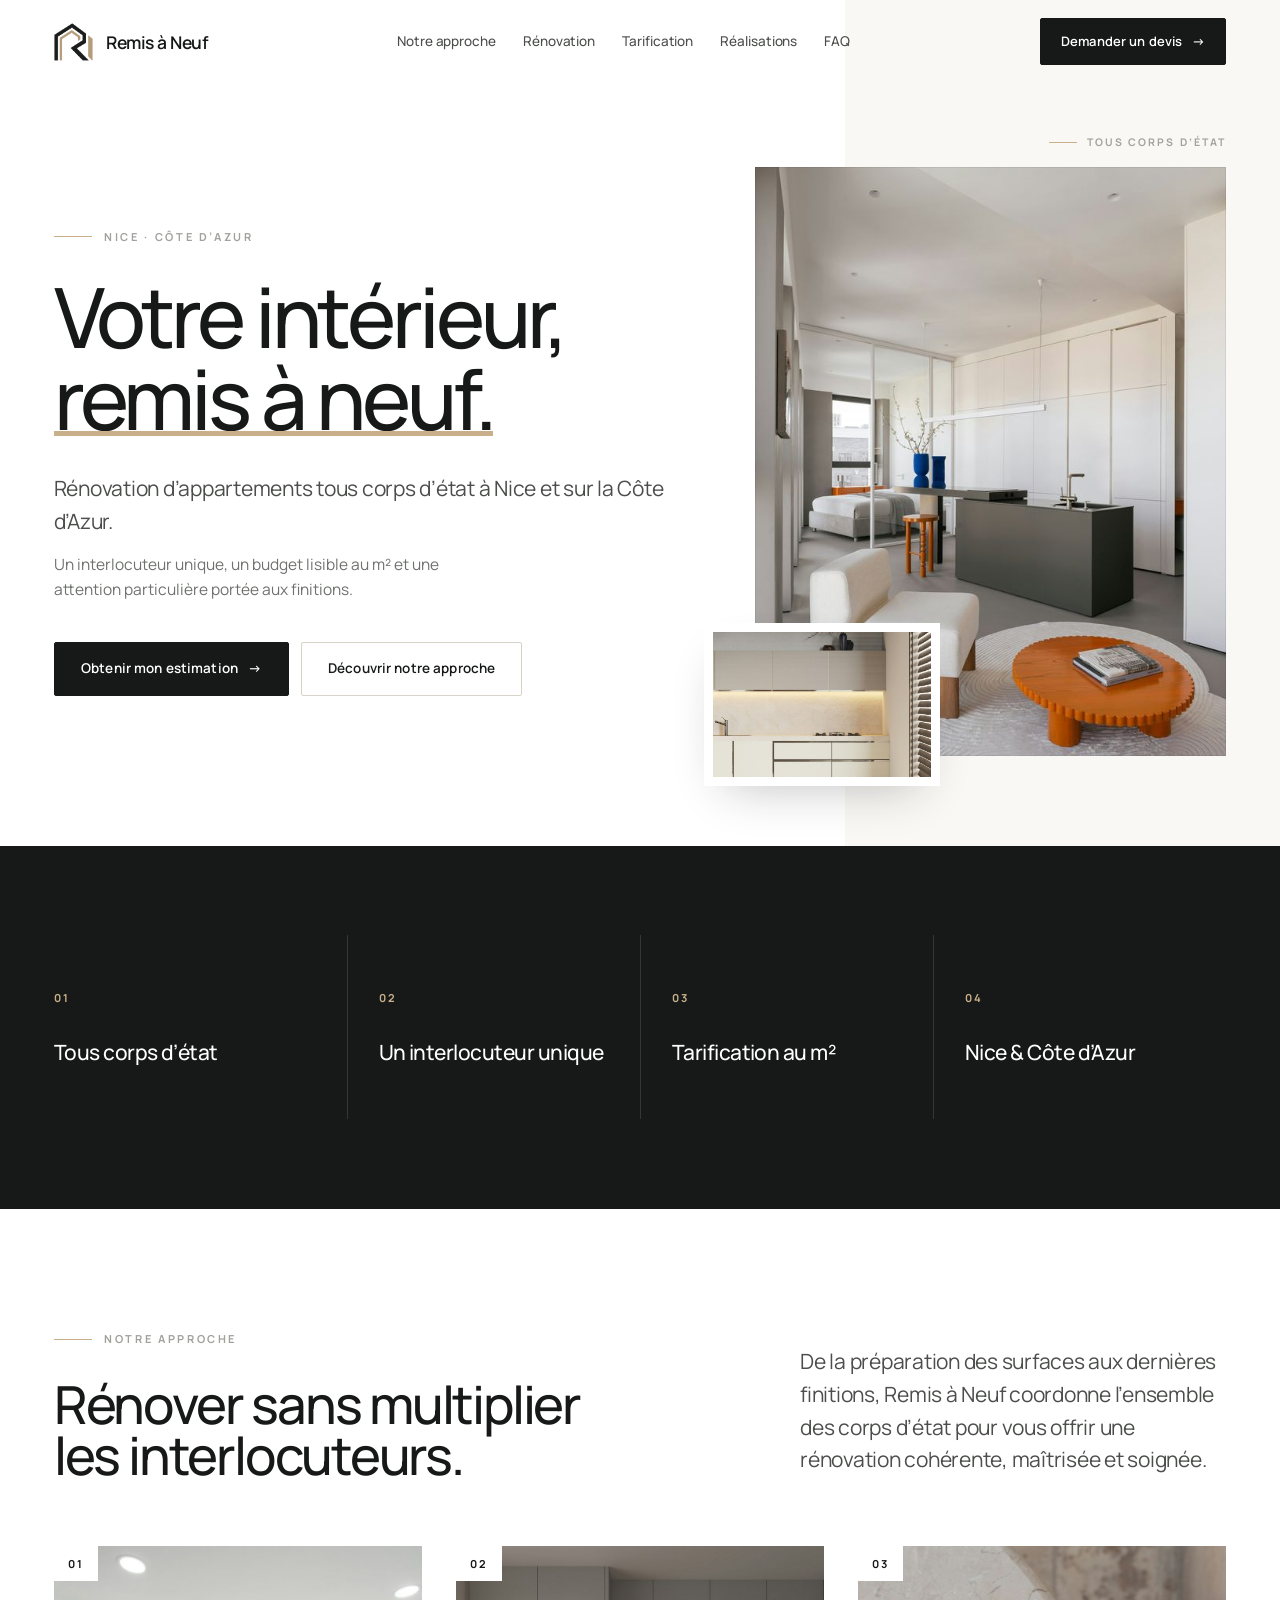
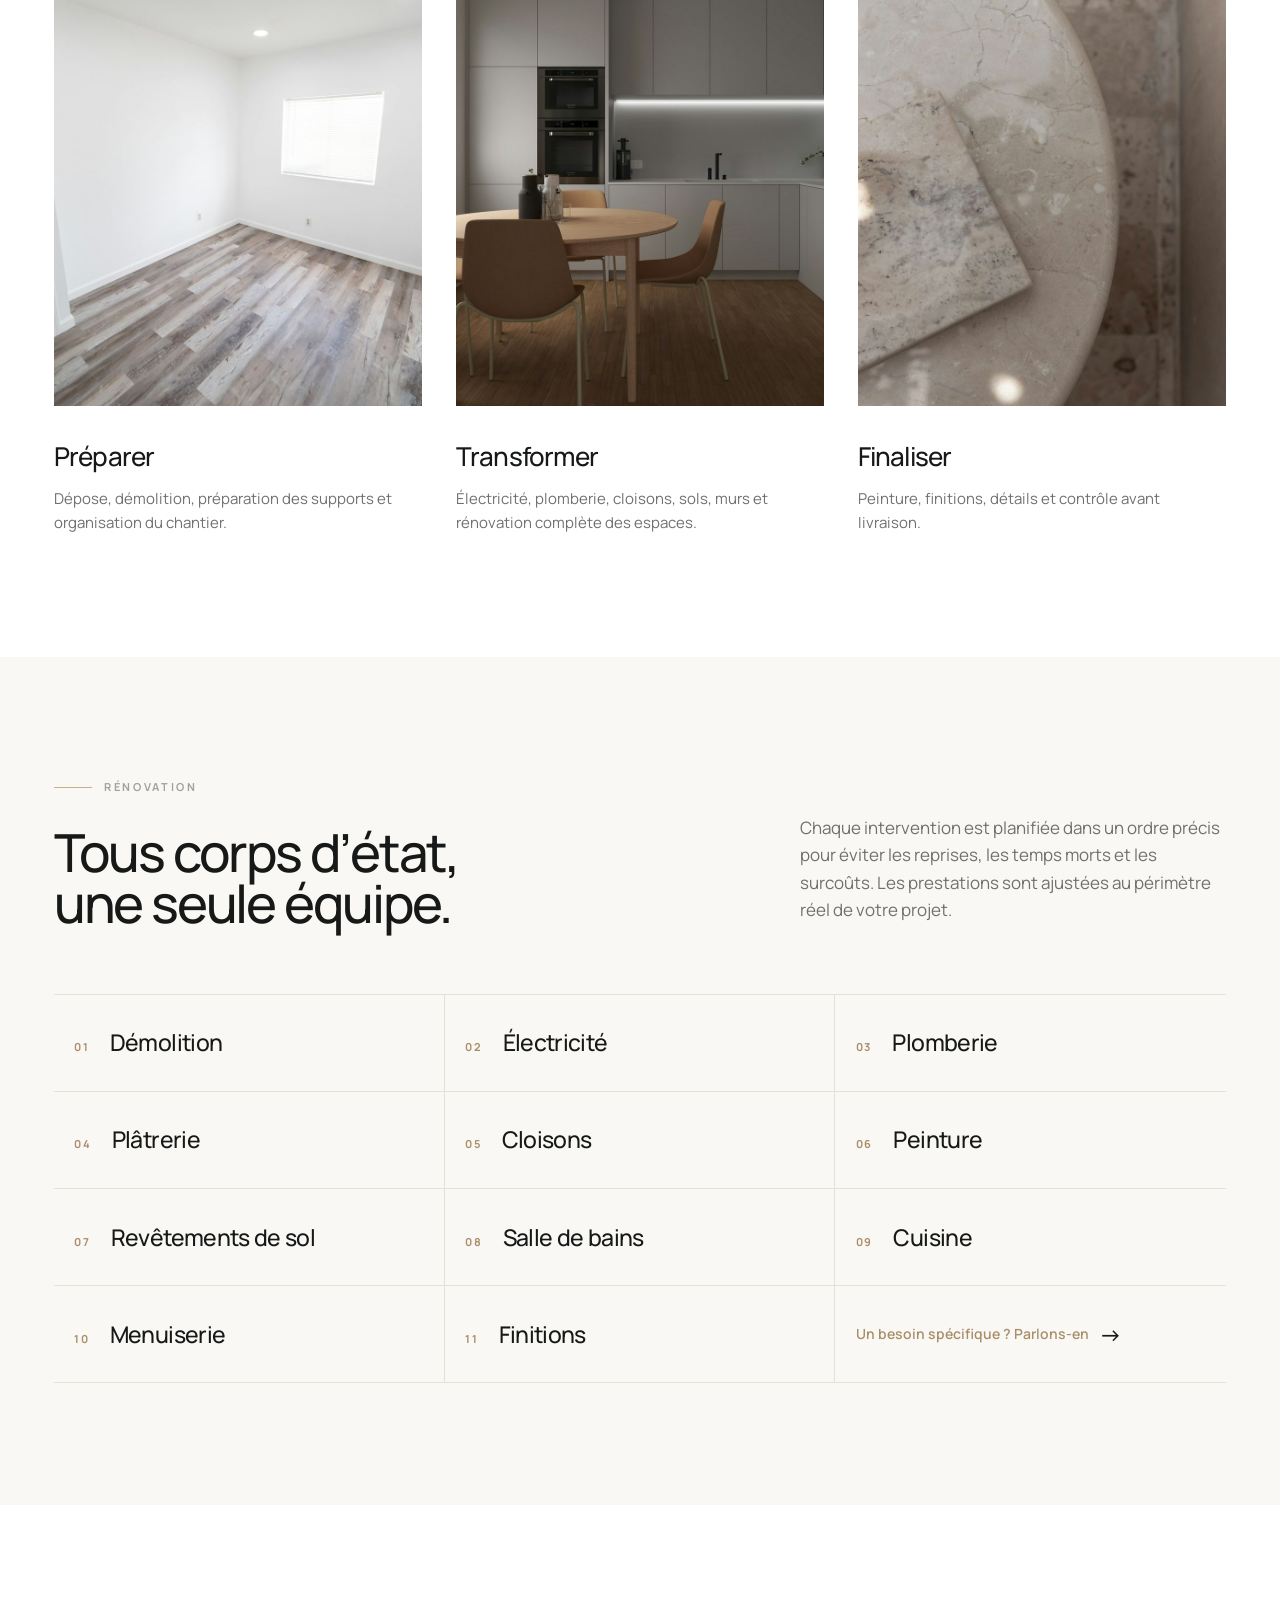
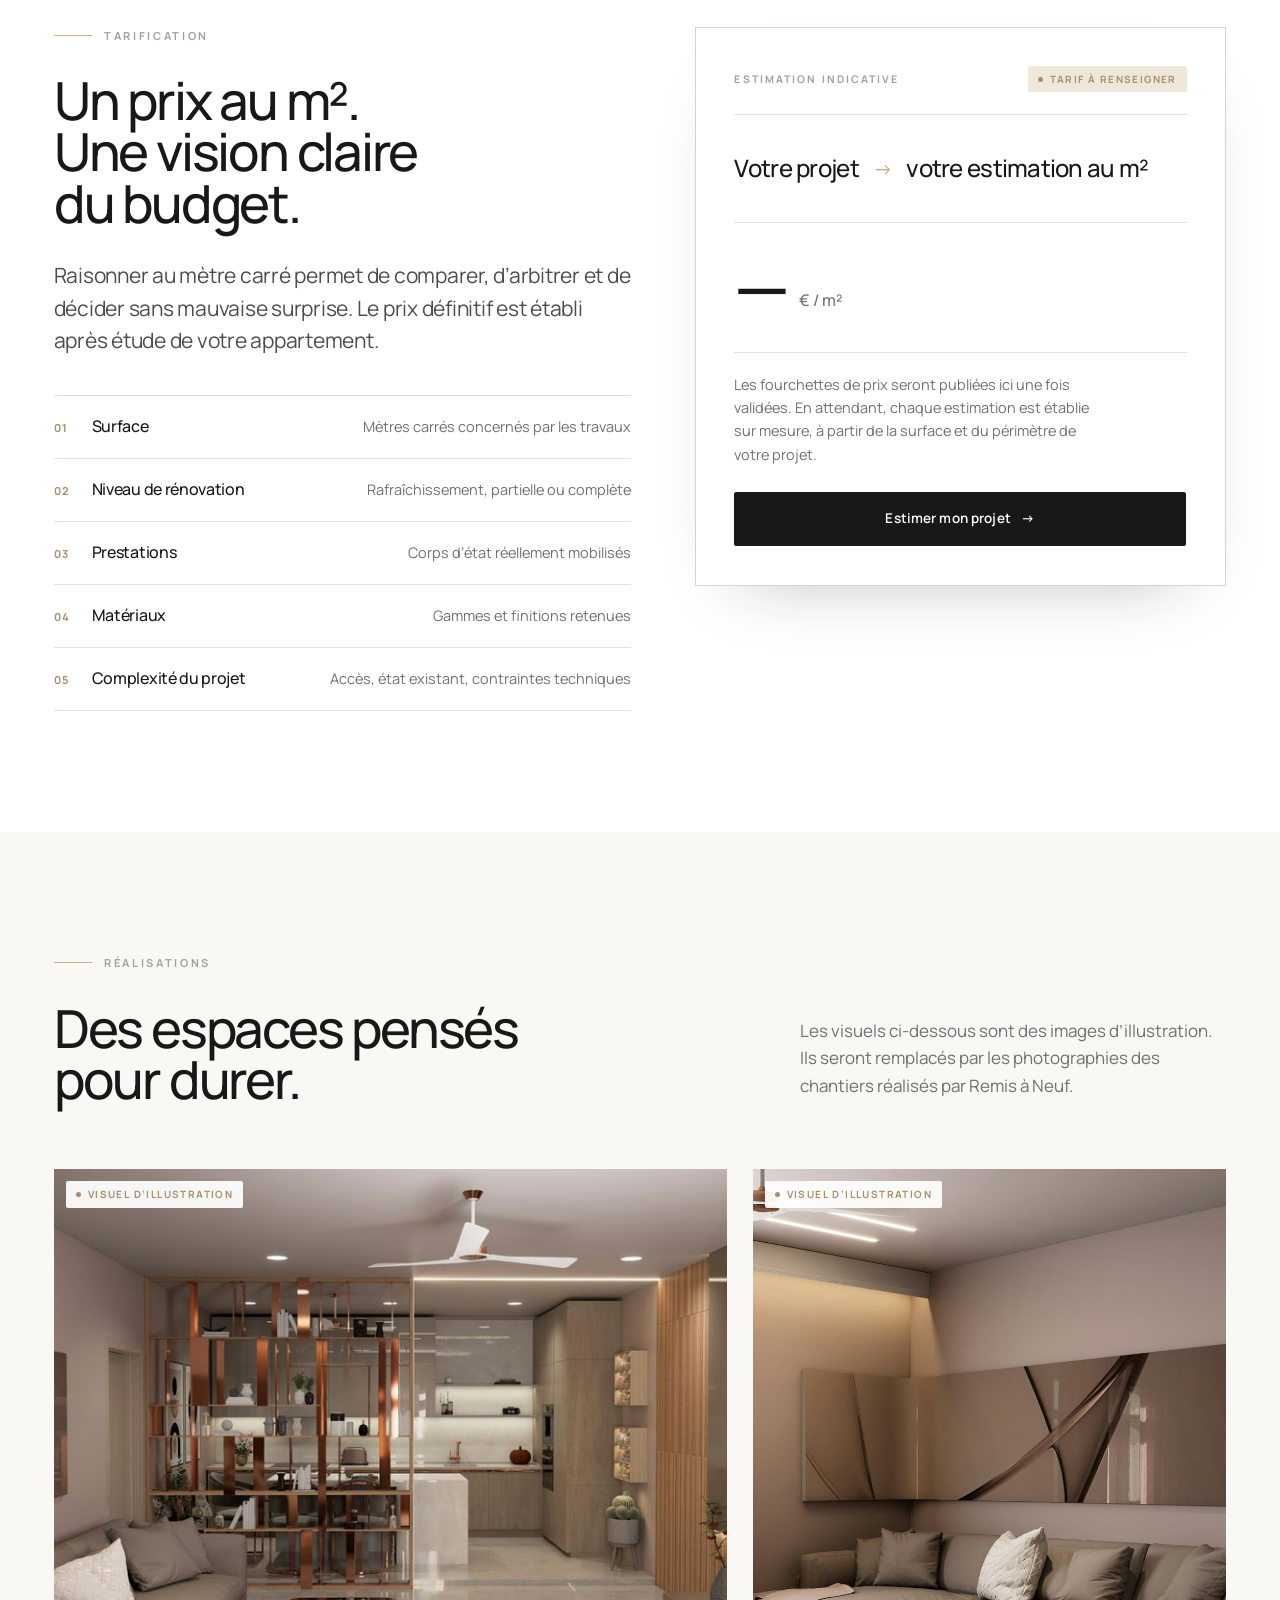
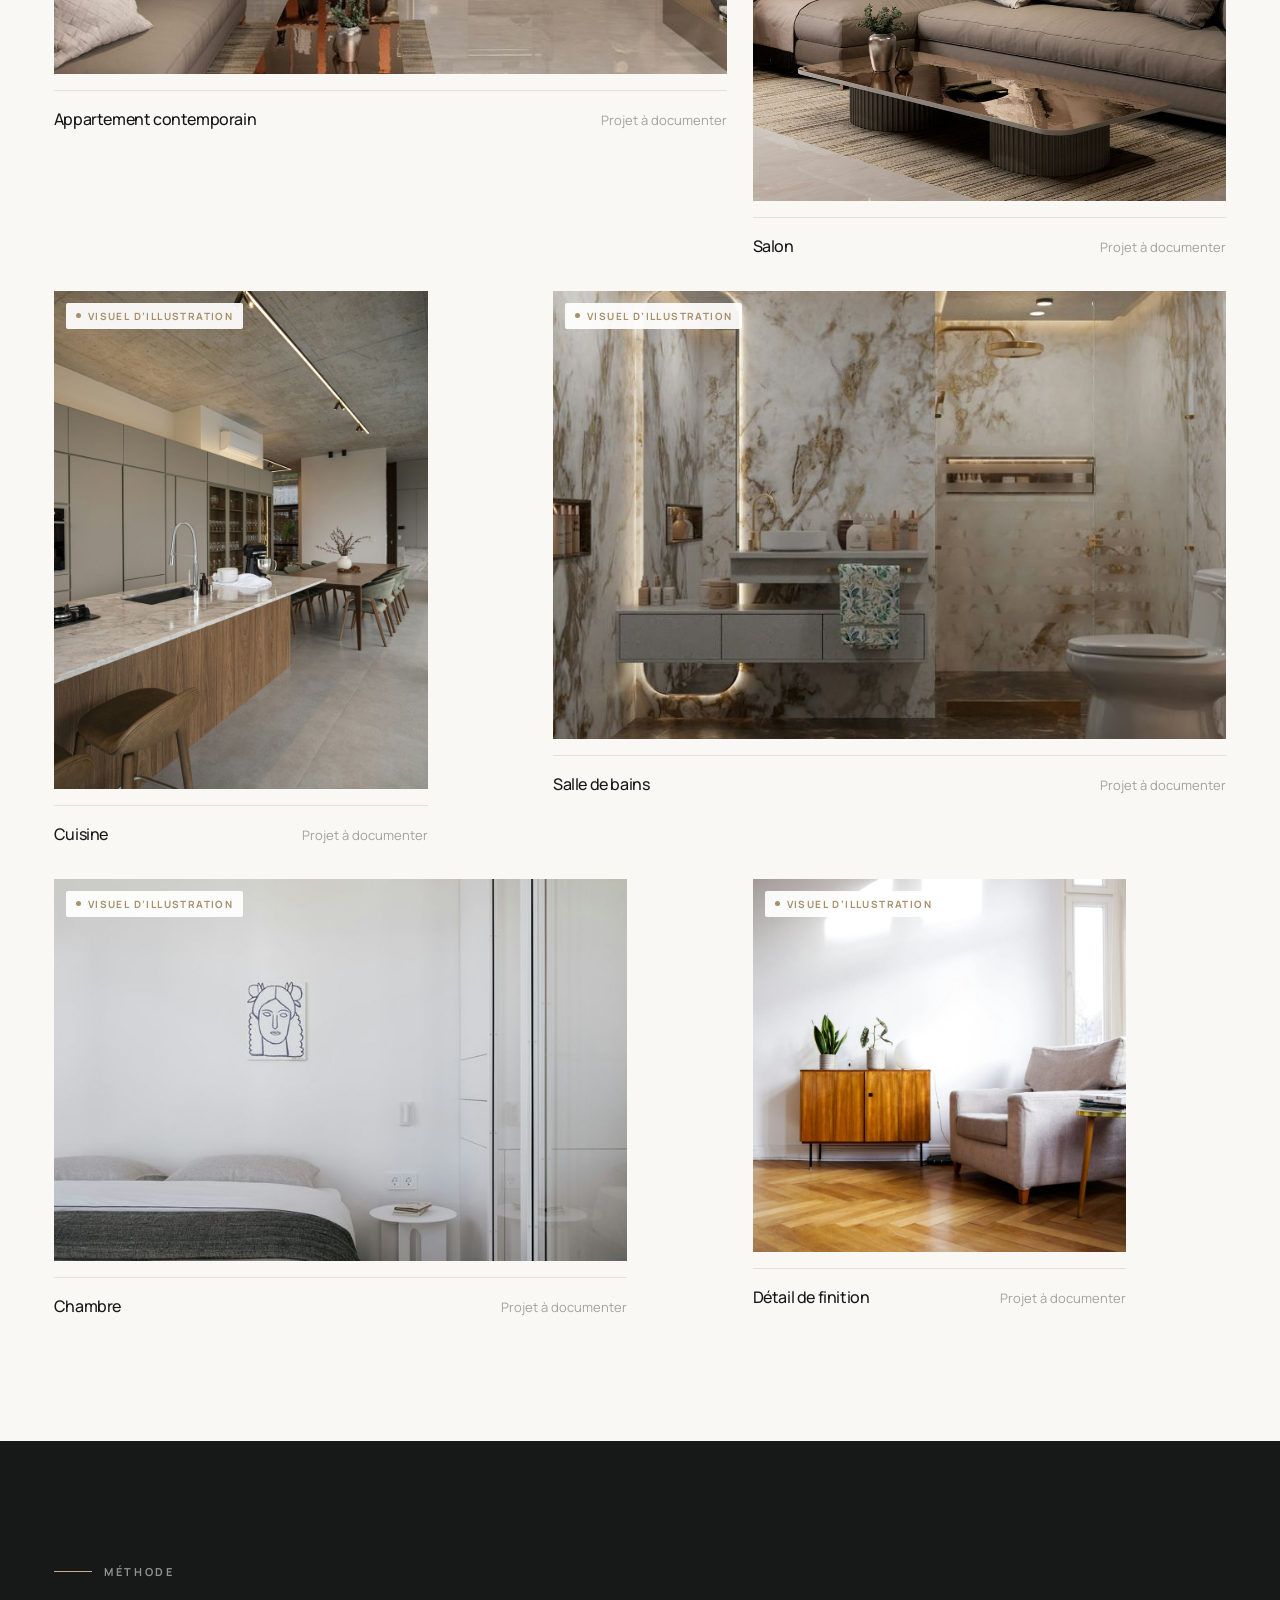
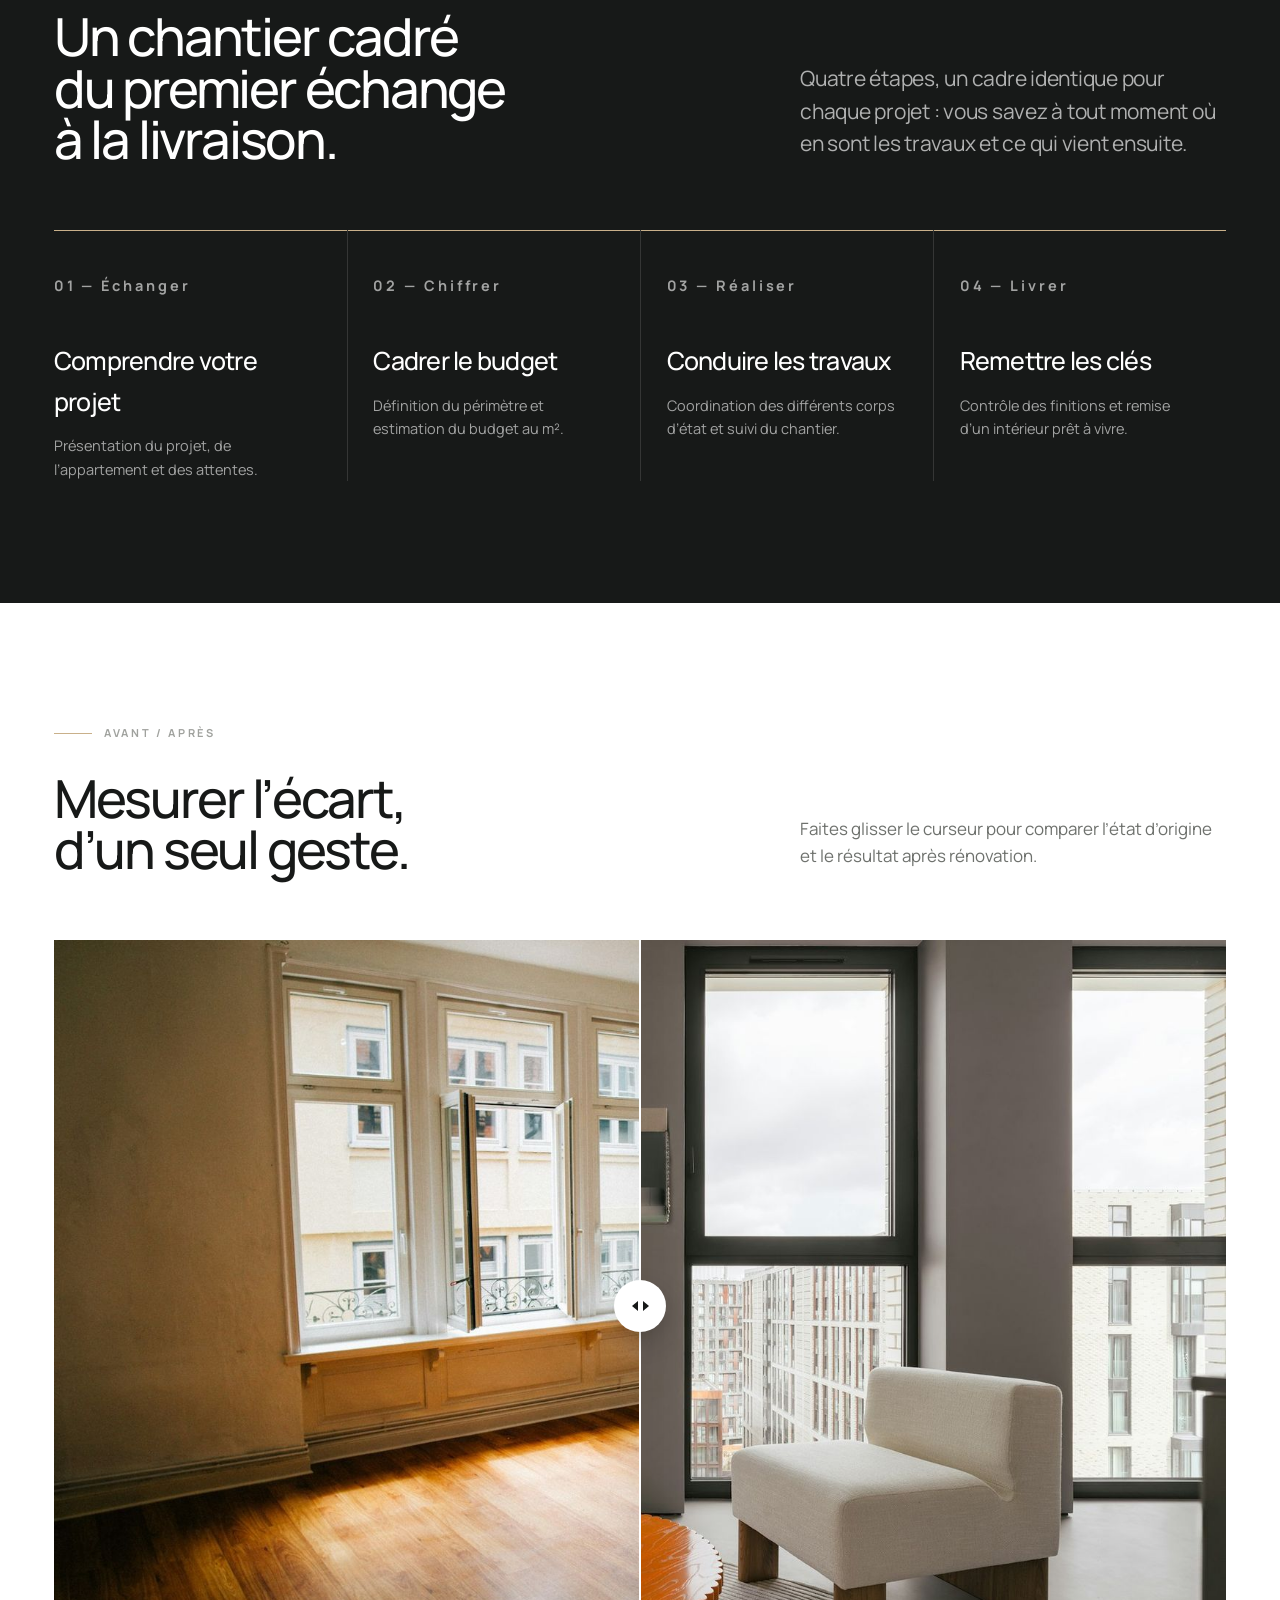
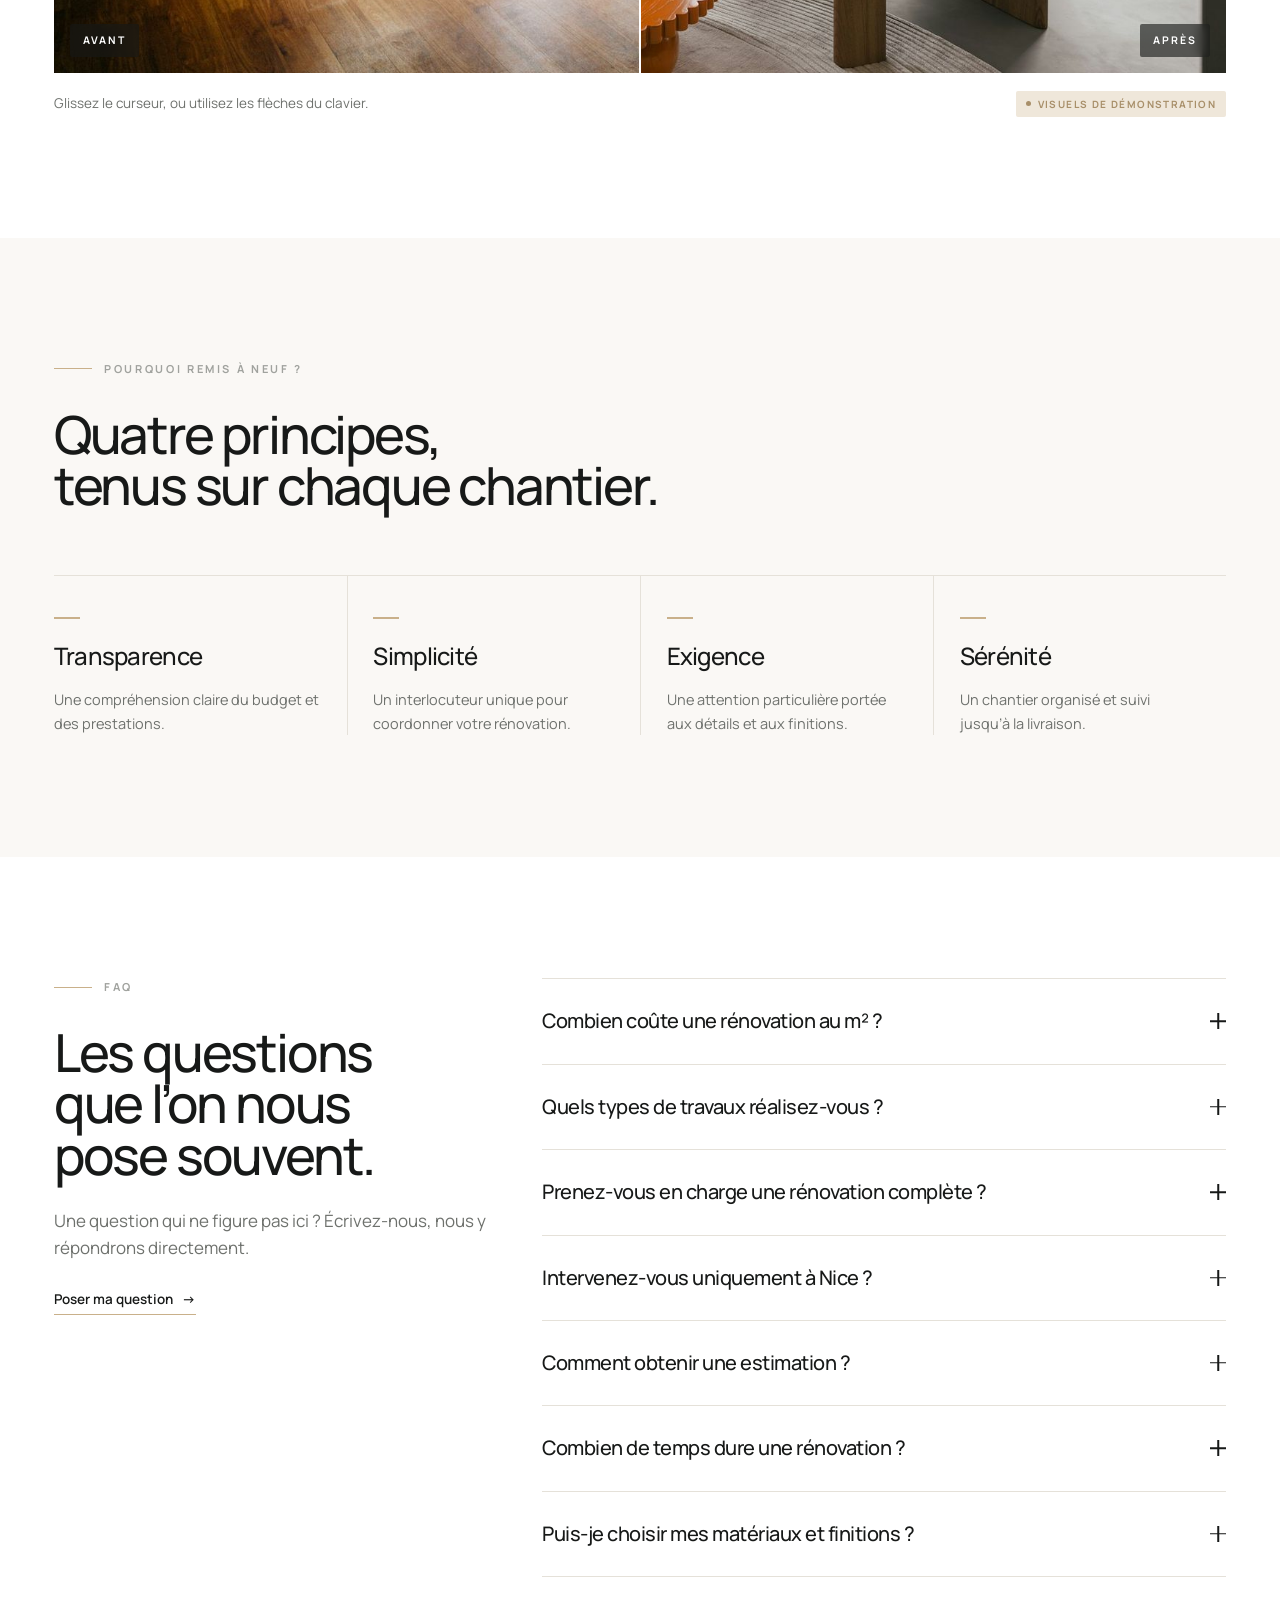
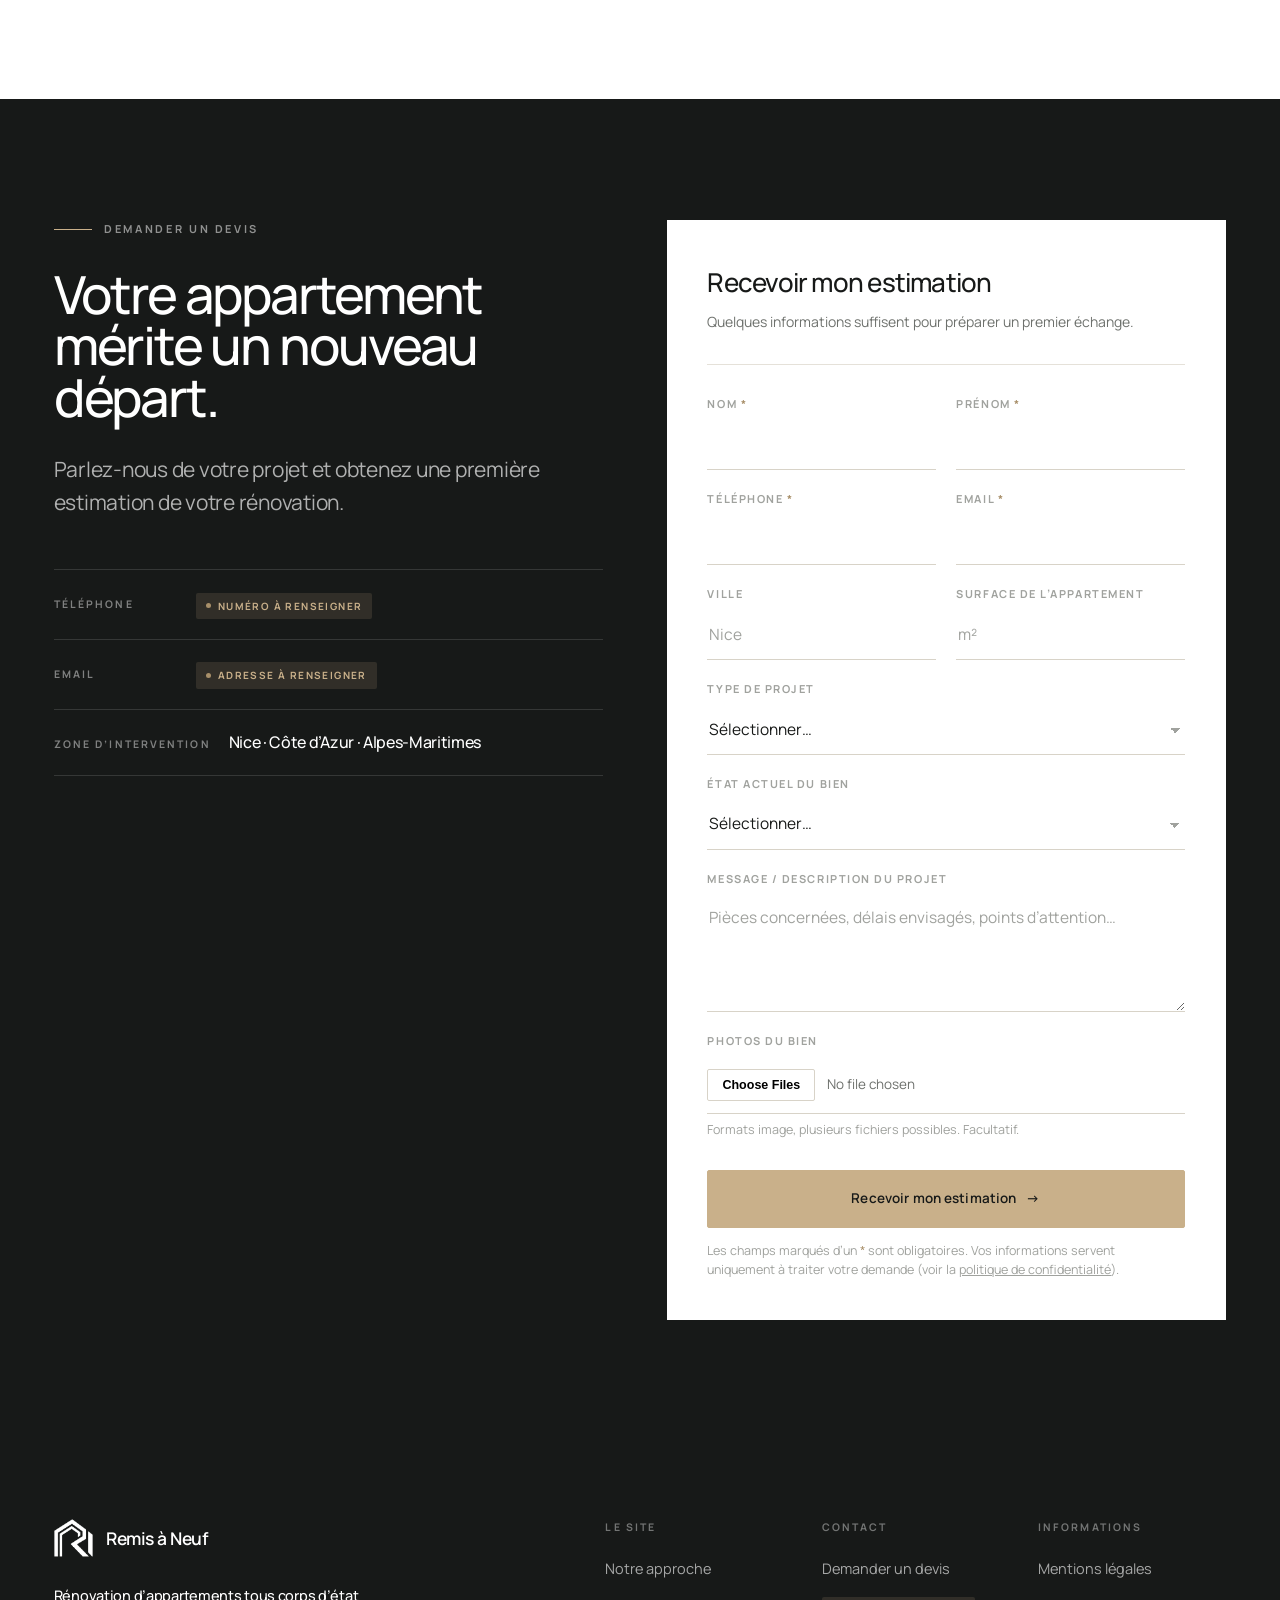
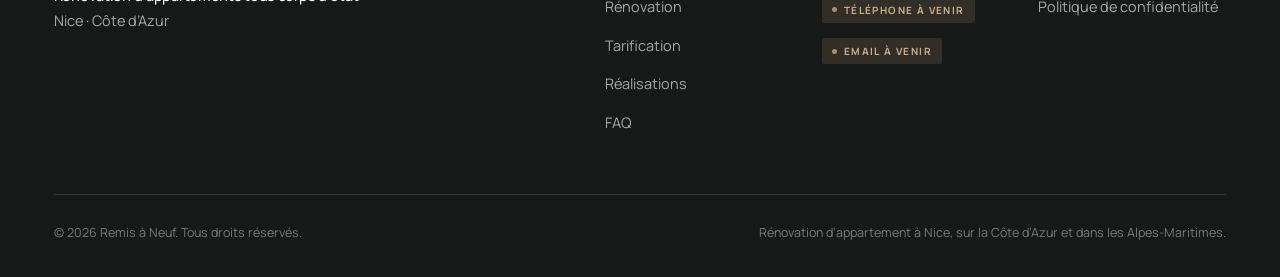
<file: site/index.html>
<!doctype html>
<html lang="fr">
<head>
<meta charset="utf-8">
<meta name="viewport" content="width=device-width, initial-scale=1">

<title>Remis à Neuf — Rénovation d’appartements tous corps d’état à Nice</title>
<meta name="description" content="Remis à Neuf rénove les appartements à Nice et sur la Côte d’Azur, tous corps d’état. Un interlocuteur unique, un budget lisible au m² et des finitions soignées.">
<link rel="canonical" href="https://www.remisaneuf.fr/">
<meta name="theme-color" content="#171918">
<meta name="robots" content="index,follow">

<!-- Open Graph / réseaux sociaux -->
<meta property="og:type" content="website">
<meta property="og:locale" content="fr_FR">
<meta property="og:site_name" content="Remis à Neuf">
<meta property="og:title" content="Remis à Neuf — Rénovation d’appartements à Nice et sur la Côte d’Azur">
<meta property="og:description" content="Rénovation d’appartements tous corps d’état. Un interlocuteur unique, un budget lisible au m², des finitions soignées.">
<meta property="og:url" content="https://www.remisaneuf.fr/">
<meta property="og:image" content="https://www.remisaneuf.fr/assets/img/og-image.jpg">
<meta property="og:image:width" content="1200">
<meta property="og:image:height" content="630">
<meta name="twitter:card" content="summary_large_image">

<link rel="icon" href="assets/img/favicon-32.png" sizes="32x32">
<link rel="apple-touch-icon" href="assets/img/favicon-180.png">

<link rel="preconnect" href="https://fonts.googleapis.com">
<link rel="preconnect" href="https://fonts.gstatic.com" crossorigin>
<link href="https://fonts.googleapis.com/css2?family=Manrope:wght@400;500;600;700&display=swap" rel="stylesheet">
<link rel="preload" as="image" href="assets/img/hero-main.jpg" imagesrcset="assets/img/hero-main-600.jpg 600w, assets/img/hero-main.jpg 1200w" imagesizes="(max-width:1024px) 92vw, 40vw">
<link rel="stylesheet" href="assets/css/style.css">

<!-- Fiche établissement. Compléter adresse, téléphone et horaires dès que les
     coordonnées définitives sont disponibles (voir README.md). -->
<script type="application/ld+json">
{
  "@context": "https://schema.org",
  "@type": "HomeAndConstructionBusiness",
  "name": "Remis à Neuf",
  "description": "Rénovation d’appartements tous corps d’état à Nice et sur la Côte d’Azur.",
  "url": "https://www.remisaneuf.fr/",
  "image": "https://www.remisaneuf.fr/assets/img/og-image.jpg",
  "areaServed": [
    { "@type": "City", "name": "Nice" },
    { "@type": "AdministrativeArea", "name": "Alpes-Maritimes" },
    { "@type": "AdministrativeArea", "name": "Côte d’Azur" }
  ],
  "knowsAbout": [
    "rénovation d’appartement",
    "rénovation tous corps d’état",
    "rénovation complète d’appartement"
  ]
}
</script>
</head>

<body>
<a class="skip" href="#main">Aller au contenu</a>

<!-- ====================== HEADER ====================== -->
<header class="hdr">
  <div class="wrap hdr__in">
    <a class="brand" href="#top" aria-label="Remis à Neuf — accueil">
      <img src="assets/img/logo-mark.png" width="250" height="240" alt="" aria-hidden="true">
      <span class="brand__name">Remis à Neuf</span>
    </a>

    <nav class="nav" aria-label="Navigation principale">
      <a href="#approche">Notre approche</a>
      <a href="#renovation">Rénovation</a>
      <a href="#tarification">Tarification</a>
      <a href="#realisations">Réalisations</a>
      <a href="#faq">FAQ</a>
    </nav>

    <div class="hdr__cta">
      <a class="btn" href="#devis">Demander un devis <span class="arw" aria-hidden="true">→</span></a>
      <button class="burger" type="button" aria-expanded="false" aria-controls="mnav" aria-label="Ouvrir le menu">
        <span></span><span></span><span></span>
      </button>
    </div>
  </div>
</header>

<!-- Menu mobile -->
<div class="mnav" id="mnav" aria-hidden="true">
  <nav aria-label="Navigation mobile">
    <a class="mnav__l" href="#approche"><i>01</i> Notre approche</a>
    <a class="mnav__l" href="#renovation"><i>02</i> Rénovation</a>
    <a class="mnav__l" href="#tarification"><i>03</i> Tarification</a>
    <a class="mnav__l" href="#realisations"><i>04</i> Réalisations</a>
    <a class="mnav__l" href="#faq"><i>05</i> FAQ</a>
  </nav>
  <div class="mnav__foot">
    <a class="btn btn--block" href="#devis">Demander un devis <span class="arw" aria-hidden="true">→</span></a>
    <p>Rénovation d’appartements tous corps d’état — Nice &amp; Côte d’Azur.</p>
  </div>
</div>

<main id="main">

  <!-- ====================== HERO ====================== -->
  <section class="hero" id="top">
    <div class="wrap hero__grid">

      <div class="hero__txt">
        <p class="eyebrow">Nice · Côte d’Azur</p>
        <h1 class="display display--xl">Votre intérieur,<br><span class="em">remis à neuf.</span></h1>
        <p class="lead hero__sub measure">Rénovation d’appartements tous corps d’état à Nice et sur la Côte d’Azur.</p>
        <p class="hero__note">Un interlocuteur unique, un budget lisible au m² et une attention particulière portée aux finitions.</p>
        <div class="hero__actions">
          <a class="btn" href="#devis">Obtenir mon estimation <span class="arw" aria-hidden="true">→</span></a>
          <a class="btn btn--ghost" href="#approche">Découvrir notre approche</a>
        </div>
      </div>

      <div class="hero__media">
        <p class="hero__tag">Tous corps d’état</p>
        <figure class="hero__shot">
          <img src="assets/img/hero-main.jpg"
               srcset="assets/img/hero-main-600.jpg 600w, assets/img/hero-main.jpg 1200w"
               sizes="(max-width:1024px) 92vw, 40vw"
               width="1200" height="1500" fetchpriority="high" decoding="async"
               alt="Séjour d’appartement rénové, lumineux et contemporain, ouvert sur une cuisine aux lignes épurées.">
        </figure>
        <div class="hero__inset">
          <img src="assets/img/hero-sub.jpg" width="760" height="507" loading="lazy" decoding="async"
               alt="Cuisine rénovée aux façades claires et à l’éclairage intégré.">
        </div>
      </div>

    </div>
  </section>

  <!-- ====================== RÉASSURANCE ====================== -->
  <section class="dark section--tight" aria-label="Nos engagements">
    <div class="wrap">
      <div class="assure__grid">
        <div class="assure__i rv">
          <span class="assure__n">01</span>
          <span class="assure__t">Tous corps d’état</span>
        </div>
        <div class="assure__i rv rv-d1">
          <span class="assure__n">02</span>
          <span class="assure__t">Un interlocuteur unique</span>
        </div>
        <div class="assure__i rv rv-d2">
          <span class="assure__n">03</span>
          <span class="assure__t">Tarification au m²</span>
        </div>
        <div class="assure__i rv rv-d3">
          <span class="assure__n">04</span>
          <span class="assure__t">Nice &amp; Côte d’Azur</span>
        </div>
      </div>
    </div>
  </section>

  <!-- ====================== NOTRE APPROCHE ====================== -->
  <section class="section" id="approche">
    <div class="wrap">
      <div class="shead rv">
        <div>
          <p class="eyebrow">Notre approche</p>
          <h2 class="display display--l">Rénover sans multiplier<br>les interlocuteurs.</h2>
        </div>
        <div class="shead__aside">
          <p class="lead">De la préparation des surfaces aux dernières finitions, Remis à Neuf coordonne l’ensemble des corps d’état pour vous offrir une rénovation cohérente, maîtrisée et soignée.</p>
        </div>
      </div>

      <div class="steps">
        <article class="step rv">
          <figure class="step__fig">
            <span class="step__n">01</span>
            <img src="assets/img/approche-01.jpg" width="800" height="1000" loading="lazy" decoding="async"
                 alt="Pièce d’appartement vidée et préparée avant travaux, murs et sols nus.">
          </figure>
          <h3>Préparer</h3>
          <p>Dépose, démolition, préparation des supports et organisation du chantier.</p>
        </article>

        <article class="step rv rv-d1">
          <figure class="step__fig">
            <span class="step__n">02</span>
            <img src="assets/img/approche-02.jpg" width="800" height="1000" loading="lazy" decoding="async"
                 alt="Cuisine neuve installée dans un appartement rénové, menuiseries et électroménager intégrés.">
          </figure>
          <h3>Transformer</h3>
          <p>Électricité, plomberie, cloisons, sols, murs et rénovation complète des espaces.</p>
        </article>

        <article class="step rv rv-d2">
          <figure class="step__fig">
            <span class="step__n">03</span>
            <img src="assets/img/approche-03.jpg" width="800" height="1000" loading="lazy" decoding="async"
                 alt="Détail de finition sur un plan en pierre claire, arêtes et jointoiement soignés.">
          </figure>
          <h3>Finaliser</h3>
          <p>Peinture, finitions, détails et contrôle avant livraison.</p>
        </article>
      </div>
    </div>
  </section>

  <!-- ====================== TOUS CORPS D’ÉTAT ====================== -->
  <section class="section paper" id="renovation">
    <div class="wrap">
      <div class="shead rv">
        <div>
          <p class="eyebrow">Rénovation</p>
          <h2 class="display display--l">Tous corps d’état,<br>une seule équipe.</h2>
        </div>
        <div class="shead__aside">
          <p class="body measure">Chaque intervention est planifiée dans un ordre précis pour éviter les reprises, les temps morts et les surcoûts. Les prestations sont ajustées au périmètre réel de votre projet.</p>
        </div>
      </div>

      <ul class="trades rv">
        <li class="trade"><i>01</i><span>Démolition</span></li>
        <li class="trade"><i>02</i><span>Électricité</span></li>
        <li class="trade"><i>03</i><span>Plomberie</span></li>
        <li class="trade"><i>04</i><span>Plâtrerie</span></li>
        <li class="trade"><i>05</i><span>Cloisons</span></li>
        <li class="trade"><i>06</i><span>Peinture</span></li>
        <li class="trade"><i>07</i><span>Revêtements de sol</span></li>
        <li class="trade"><i>08</i><span>Salle de bains</span></li>
        <li class="trade"><i>09</i><span>Cuisine</span></li>
        <li class="trade"><i>10</i><span>Menuiserie</span></li>
        <li class="trade"><i>11</i><span>Finitions</span></li>
        <li class="trade trade--cta"><a href="#devis">Un besoin spécifique ? Parlons-en <span aria-hidden="true">→</span></a></li>
      </ul>
    </div>
  </section>

  <!-- ====================== TARIFICATION ====================== -->
  <section class="section" id="tarification">
    <div class="wrap pricing__grid">

      <div class="rv">
        <p class="eyebrow">Tarification</p>
        <h2 class="display display--l">Un prix au m².<br>Une vision claire<br>du budget.</h2>
        <p class="lead measure" style="margin-top:clamp(20px,2.4vw,30px)">Raisonner au mètre carré permet de comparer, d’arbitrer et de décider sans mauvaise surprise. Le prix définitif est établi après étude de votre appartement.</p>

        <ul class="factors">
          <li><i>01</i><b>Surface</b><em>Mètres carrés concernés par les travaux</em></li>
          <li><i>02</i><b>Niveau de rénovation</b><em>Rafraîchissement, partielle ou complète</em></li>
          <li><i>03</i><b>Prestations</b><em>Corps d’état réellement mobilisés</em></li>
          <li><i>04</i><b>Matériaux</b><em>Gammes et finitions retenues</em></li>
          <li><i>05</i><b>Complexité du projet</b><em>Accès, état existant, contraintes techniques</em></li>
        </ul>
      </div>

      <aside class="quote rv rv-d1" aria-labelledby="quote-t">
        <div class="quote__top">
          <span class="quote__lbl">Estimation indicative</span>
          <span class="ph">Tarif à renseigner</span>
        </div>

        <p class="quote__flow" id="quote-t">
          <span>Votre projet</span>
          <span class="arw2" aria-hidden="true">→</span>
          <span>votre estimation au m²</span>
        </p>

        <p class="quote__val">
          <span class="quote__num" aria-label="Montant à définir">—</span>
          <span class="quote__unit">€ / m²</span>
        </p>

        <p class="quote__hint">Les fourchettes de prix seront publiées ici une fois validées. En attendant, chaque estimation est établie sur mesure, à partir de la surface et du périmètre de votre projet.</p>

        <a class="btn" href="#devis">Estimer mon projet <span class="arw" aria-hidden="true">→</span></a>
      </aside>

    </div>
  </section>

  <!-- ====================== RÉALISATIONS ====================== -->
  <section class="section paper" id="realisations">
    <div class="wrap">
      <div class="shead rv">
        <div>
          <p class="eyebrow">Réalisations</p>
          <h2 class="display display--l">Des espaces pensés<br>pour durer.</h2>
        </div>
        <div class="shead__aside">
          <p class="body measure">Les visuels ci-dessous sont des images d’illustration. Ils seront remplacés par les photographies des chantiers réalisés par Remis à Neuf.</p>
        </div>
      </div>

      <div class="gal">

        <figure class="gcard g-a rv">
          <div class="gcard__fig">
            <span class="ph">Visuel d’illustration</span>
            <img src="assets/img/real-01.jpg"
                 srcset="assets/img/real-01-700.jpg 700w, assets/img/real-01.jpg 1400w"
                 sizes="(max-width:760px) 92vw, 54vw"
                 width="1400" height="1050" loading="lazy" decoding="async"
                 alt="Séjour contemporain avec claustra métallique séparant l’espace de vie de la cuisine.">
          </div>
          <figcaption class="gcard__cap">
            <span class="gcard__t">Appartement contemporain</span>
            <span class="gcard__m">Projet à documenter</span>
          </figcaption>
        </figure>

        <figure class="gcard g-b rv rv-d1">
          <div class="gcard__fig">
            <span class="ph">Visuel d’illustration</span>
            <img src="assets/img/real-02.jpg" width="900" height="1200" loading="lazy" decoding="async"
                 alt="Salon aux teintes sable et beige, canapé bas et table basse en bois.">
          </div>
          <figcaption class="gcard__cap">
            <span class="gcard__t">Salon</span>
            <span class="gcard__m">Projet à documenter</span>
          </figcaption>
        </figure>

        <figure class="gcard g-c rv">
          <div class="gcard__fig">
            <span class="ph">Visuel d’illustration</span>
            <img src="assets/img/real-03.jpg" width="900" height="1200" loading="lazy" decoding="async"
                 alt="Cuisine ouverte avec îlot central en pierre claire et plafond béton.">
          </div>
          <figcaption class="gcard__cap">
            <span class="gcard__t">Cuisine</span>
            <span class="gcard__m">Projet à documenter</span>
          </figcaption>
        </figure>

        <figure class="gcard g-d rv rv-d1">
          <div class="gcard__fig">
            <span class="ph">Visuel d’illustration</span>
            <img src="assets/img/real-04.jpg"
                 srcset="assets/img/real-04-700.jpg 700w, assets/img/real-04.jpg 1400w"
                 sizes="(max-width:760px) 92vw, 52vw"
                 width="1400" height="933" loading="lazy" decoding="async"
                 alt="Salle de bains habillée de pierre veinée, douche à l’italienne et vasque suspendue.">
          </div>
          <figcaption class="gcard__cap">
            <span class="gcard__t">Salle de bains</span>
            <span class="gcard__m">Projet à documenter</span>
          </figcaption>
        </figure>

        <figure class="gcard g-e rv">
          <div class="gcard__fig">
            <span class="ph">Visuel d’illustration</span>
            <img src="assets/img/real-05.jpg"
                 srcset="assets/img/real-05-700.jpg 700w, assets/img/real-05.jpg 1400w"
                 sizes="(max-width:760px) 92vw, 46vw"
                 width="1400" height="933" loading="lazy" decoding="async"
                 alt="Chambre épurée aux murs blancs, literie claire et éclairage discret.">
          </div>
          <figcaption class="gcard__cap">
            <span class="gcard__t">Chambre</span>
            <span class="gcard__m">Projet à documenter</span>
          </figcaption>
        </figure>

        <figure class="gcard g-f rv rv-d1">
          <div class="gcard__fig">
            <span class="ph">Visuel d’illustration</span>
            <img src="assets/img/real-06.jpg" width="900" height="900" loading="lazy" decoding="async"
                 alt="Détail d’aménagement : enfilade en bois, mur peint et objets de décoration.">
          </div>
          <figcaption class="gcard__cap">
            <span class="gcard__t">Détail de finition</span>
            <span class="gcard__m">Projet à documenter</span>
          </figcaption>
        </figure>

      </div>
    </div>
  </section>

  <!-- ====================== MÉTHODE ====================== -->
  <section class="section dark" id="methode">
    <div class="wrap">
      <div class="shead rv">
        <div>
          <p class="eyebrow">Méthode</p>
          <h2 class="display display--l">Un chantier cadré<br>du premier échange<br>à la livraison.</h2>
        </div>
        <div class="shead__aside">
          <p class="lead">Quatre étapes, un cadre identique pour chaque projet : vous savez à tout moment où en sont les travaux et ce qui vient ensuite.</p>
        </div>
      </div>

      <ol class="method">
        <li class="mstep">
          <p class="mstep__n">01 — Échanger</p>
          <h3>Comprendre votre projet</h3>
          <p>Présentation du projet, de l’appartement et des attentes.</p>
        </li>
        <li class="mstep">
          <p class="mstep__n">02 — Chiffrer</p>
          <h3>Cadrer le budget</h3>
          <p>Définition du périmètre et estimation du budget au m².</p>
        </li>
        <li class="mstep">
          <p class="mstep__n">03 — Réaliser</p>
          <h3>Conduire les travaux</h3>
          <p>Coordination des différents corps d’état et suivi du chantier.</p>
        </li>
        <li class="mstep">
          <p class="mstep__n">04 — Livrer</p>
          <h3>Remettre les clés</h3>
          <p>Contrôle des finitions et remise d’un intérieur prêt à vivre.</p>
        </li>
      </ol>
    </div>
  </section>

  <!-- ====================== AVANT / APRÈS ====================== -->
  <section class="section" id="avant-apres">
    <div class="wrap">
      <div class="shead rv">
        <div>
          <p class="eyebrow">Avant / Après</p>
          <h2 class="display display--l">Mesurer l’écart,<br>d’un seul geste.</h2>
        </div>
        <div class="shead__aside">
          <p class="body measure">Faites glisser le curseur pour comparer l’état d’origine et le résultat après rénovation.</p>
        </div>
      </div>

      <div class="rv">
        <div class="ba" aria-label="Comparateur avant / après">
          <div class="ba__after">
            <img src="assets/img/apres.jpg"
                 srcset="assets/img/apres-800.jpg 800w, assets/img/apres.jpg 1600w"
                 sizes="(max-width:1320px) 100vw, 1208px"
                 width="1600" height="1000" loading="lazy" decoding="async"
                 alt="Après : pièce lumineuse rénovée, sol clair et grandes fenêtres.">
          </div>
          <div class="ba__before">
            <img src="assets/img/avant.jpg"
                 srcset="assets/img/avant-800.jpg 800w, assets/img/avant.jpg 1600w"
                 sizes="(max-width:1320px) 100vw, 1208px"
                 width="1600" height="1000" loading="lazy" decoding="async"
                 alt="Avant : pièce vide avant travaux, parquet ancien et murs défraîchis.">
          </div>
          <span class="ba__lbl ba__lbl--b">Avant</span>
          <span class="ba__lbl ba__lbl--a">Après</span>
          <div class="ba__handle" role="slider" tabindex="0"
               aria-label="Position du comparateur avant / après"
               aria-valuemin="0" aria-valuemax="100" aria-valuenow="50">
            <span class="ba__knob" aria-hidden="true"><span></span><span></span></span>
          </div>
        </div>
        <div class="ba__foot">
          <p>Glissez le curseur, ou utilisez les flèches du clavier.</p>
          <span class="ph">Visuels de démonstration</span>
        </div>
      </div>
    </div>
  </section>

  <!-- ====================== POURQUOI ====================== -->
  <section class="section paper" id="pourquoi">
    <div class="wrap">
      <div class="shead rv">
        <div>
          <p class="eyebrow">Pourquoi Remis à Neuf ?</p>
          <h2 class="display display--l">Quatre principes,<br>tenus sur chaque chantier.</h2>
        </div>
      </div>

      <div class="why rv">
        <article class="why__i">
          <h3>Transparence</h3>
          <p>Une compréhension claire du budget et des prestations.</p>
        </article>
        <article class="why__i">
          <h3>Simplicité</h3>
          <p>Un interlocuteur unique pour coordonner votre rénovation.</p>
        </article>
        <article class="why__i">
          <h3>Exigence</h3>
          <p>Une attention particulière portée aux détails et aux finitions.</p>
        </article>
        <article class="why__i">
          <h3>Sérénité</h3>
          <p>Un chantier organisé et suivi jusqu’à la livraison.</p>
        </article>
      </div>
    </div>
  </section>

  <!-- ====================== FAQ ====================== -->
  <section class="section" id="faq">
    <div class="wrap faq__grid">

      <div class="faq__aside rv">
        <p class="eyebrow">FAQ</p>
        <h2 class="display display--l">Les questions<br>que l’on nous<br>pose souvent.</h2>
        <p class="body measure-s" style="margin-top:clamp(18px,2vw,26px)">Une question qui ne figure pas ici ? Écrivez-nous, nous y répondrons directement.</p>
        <p style="margin-top:22px"><a class="tlink" href="#devis">Poser ma question <span aria-hidden="true">→</span></a></p>
      </div>

      <div class="acc rv rv-d1">

        <div class="acc__i">
          <h3>
            <button class="acc__btn" type="button" aria-expanded="false" aria-controls="faq-1">
              Combien coûte une rénovation au m² ?
              <span class="acc__ico" aria-hidden="true"></span>
            </button>
          </h3>
          <div class="acc__p" id="faq-1" aria-hidden="true"><div>
            <p>Le prix au m² dépend de la surface concernée, du niveau de rénovation souhaité, des prestations réellement mobilisées, des matériaux retenus et de la complexité du chantier. Nous communiquons un montant après avoir étudié votre appartement, afin qu’il corresponde à votre projet réel plutôt qu’à une moyenne.</p>
          </div></div>
        </div>

        <div class="acc__i">
          <h3>
            <button class="acc__btn" type="button" aria-expanded="false" aria-controls="faq-2">
              Quels types de travaux réalisez-vous ?
              <span class="acc__ico" aria-hidden="true"></span>
            </button>
          </h3>
          <div class="acc__p" id="faq-2" aria-hidden="true"><div>
            <p>Démolition, électricité, plomberie, plâtrerie, cloisons, peinture, revêtements de sol, salle de bains, cuisine, menuiserie et finitions. L’intervention peut porter sur l’ensemble de l’appartement comme sur une seule pièce.</p>
          </div></div>
        </div>

        <div class="acc__i">
          <h3>
            <button class="acc__btn" type="button" aria-expanded="false" aria-controls="faq-3">
              Prenez-vous en charge une rénovation complète ?
              <span class="acc__ico" aria-hidden="true"></span>
            </button>
          </h3>
          <div class="acc__p" id="faq-3" aria-hidden="true"><div>
            <p>Oui. La rénovation complète d’appartement fait partie de notre activité : nous coordonnons alors l’ensemble des corps d’état, de la dépose initiale jusqu’aux finitions, avec un interlocuteur unique pour vous.</p>
          </div></div>
        </div>

        <div class="acc__i">
          <h3>
            <button class="acc__btn" type="button" aria-expanded="false" aria-controls="faq-4">
              Intervenez-vous uniquement à Nice ?
              <span class="acc__ico" aria-hidden="true"></span>
            </button>
          </h3>
          <div class="acc__p" id="faq-4" aria-hidden="true"><div>
            <p>Notre zone principale est Nice et sa périphérie, ainsi que la Côte d’Azur et les Alpes-Maritimes. D’autres secteurs, Monaco notamment, peuvent être étudiés selon la nature du projet.</p>
          </div></div>
        </div>

        <div class="acc__i">
          <h3>
            <button class="acc__btn" type="button" aria-expanded="false" aria-controls="faq-5">
              Comment obtenir une estimation ?
              <span class="acc__ico" aria-hidden="true"></span>
            </button>
          </h3>
          <div class="acc__p" id="faq-5" aria-hidden="true"><div>
            <p>Remplissez le formulaire en bas de page en indiquant la surface, le type de projet et l’état actuel du bien. Ces éléments nous permettent de préparer un premier échange utile, puis une estimation au m² adaptée à votre appartement.</p>
          </div></div>
        </div>

        <div class="acc__i">
          <h3>
            <button class="acc__btn" type="button" aria-expanded="false" aria-controls="faq-6">
              Combien de temps dure une rénovation ?
              <span class="acc__ico" aria-hidden="true"></span>
            </button>
          </h3>
          <div class="acc__p" id="faq-6" aria-hidden="true"><div>
            <p>La durée varie selon la surface, le nombre de corps d’état mobilisés et l’état du bien. Un calendrier prévisionnel vous est communiqué avec le devis, une fois le périmètre des travaux arrêté.</p>
          </div></div>
        </div>

        <div class="acc__i">
          <h3>
            <button class="acc__btn" type="button" aria-expanded="false" aria-controls="faq-7">
              Puis-je choisir mes matériaux et finitions ?
              <span class="acc__ico" aria-hidden="true"></span>
            </button>
          </h3>
          <div class="acc__p" id="faq-7" aria-hidden="true"><div>
            <p>Oui. Les matériaux et finitions sont arrêtés avec vous ; nous vous indiquons leur incidence sur le budget avant validation, afin que chaque choix soit fait en connaissance de cause.</p>
          </div></div>
        </div>

      </div>
    </div>
  </section>

  <!-- ====================== CTA + FORMULAIRE ====================== -->
  <section class="section dark" id="devis">
    <div class="wrap devis__grid">

      <div class="rv">
        <p class="eyebrow">Demander un devis</p>
        <h2 class="display display--l">Votre appartement<br>mérite un nouveau<br>départ.</h2>
        <p class="lead measure" style="margin-top:clamp(20px,2.4vw,30px)">Parlez-nous de votre projet et obtenez une première estimation de votre rénovation.</p>

        <dl class="contacts">
          <div>
            <dt>Téléphone</dt>
            <dd><span class="ph">Numéro à renseigner</span></dd>
          </div>
          <div>
            <dt>Email</dt>
            <dd><span class="ph">Adresse à renseigner</span></dd>
          </div>
          <div>
            <dt>Zone d’intervention</dt>
            <dd>Nice · Côte d’Azur · Alpes-Maritimes</dd>
          </div>
        </dl>
      </div>

      <!-- data-endpoint : renseigner l’URL du service de réception des leads
           (Formspree, Brevo, HubSpot, API interne…). Vide = mode recette. -->
      <form class="form rv rv-d1" id="form-devis" data-endpoint="" novalidate>
        <div class="form__head">
          <h3>Recevoir mon estimation</h3>
          <p>Quelques informations suffisent pour préparer un premier échange.</p>
        </div>

        <div class="fgrid">
          <p class="f">
            <label for="nom">Nom <span class="req">*</span></label>
            <input id="nom" name="nom" type="text" autocomplete="family-name" required>
          </p>
          <p class="f">
            <label for="prenom">Prénom <span class="req">*</span></label>
            <input id="prenom" name="prenom" type="text" autocomplete="given-name" required>
          </p>
          <p class="f">
            <label for="telephone">Téléphone <span class="req">*</span></label>
            <input id="telephone" name="telephone" type="tel" autocomplete="tel" inputmode="tel" required>
          </p>
          <p class="f">
            <label for="email">Email <span class="req">*</span></label>
            <input id="email" name="email" type="email" autocomplete="email" required>
          </p>
          <p class="f">
            <label for="ville">Ville</label>
            <input id="ville" name="ville" type="text" autocomplete="address-level2" placeholder="Nice">
          </p>
          <p class="f">
            <label for="surface">Surface de l’appartement</label>
            <input id="surface" name="surface" type="number" min="1" max="2000" inputmode="numeric" placeholder="m²">
          </p>

          <p class="f f--full">
            <label for="projet">Type de projet</label>
            <select id="projet" name="projet">
              <option value="">Sélectionner…</option>
              <option>Rénovation complète</option>
              <option>Rénovation partielle</option>
              <option>Salle de bains</option>
              <option>Cuisine</option>
              <option>Autre</option>
            </select>
          </p>

          <p class="f f--full">
            <label for="etat">État actuel du bien</label>
            <select id="etat" name="etat">
              <option value="">Sélectionner…</option>
              <option>À rénover entièrement</option>
              <option>Partiellement rénové</option>
              <option>Bon état mais à moderniser</option>
            </select>
          </p>

          <p class="f f--full">
            <label for="message">Message / description du projet</label>
            <textarea id="message" name="message" rows="4" placeholder="Pièces concernées, délais envisagés, points d’attention…"></textarea>
          </p>

          <p class="f f--full">
            <label for="photos">Photos du bien</label>
            <input id="photos" name="photos" type="file" accept="image/*" multiple>
            <span class="fnote">Formats image, plusieurs fichiers possibles. Facultatif.</span>
          </p>
        </div>

        <div class="form__foot">
          <p class="fmsg" id="form-msg" role="status" aria-live="polite"></p>
          <button class="btn btn--sand btn--block" type="submit">Recevoir mon estimation <span class="arw" aria-hidden="true">→</span></button>
          <p class="fnote">Les champs marqués d’un <span class="accent">*</span> sont obligatoires. Vos informations servent uniquement à traiter votre demande (voir la <a href="politique-confidentialite.html" style="text-decoration:underline">politique de confidentialité</a>).</p>
        </div>
      </form>

    </div>
  </section>

</main>

<!-- ====================== FOOTER ====================== -->
<footer class="ftr dark">
  <div class="wrap">
    <div class="ftr__top">

      <div class="ftr__id">
        <a class="brand" href="#top" aria-label="Remis à Neuf — haut de page">
          <img src="assets/img/logo-mark-white.png" width="250" height="240" alt="" aria-hidden="true">
          <span class="brand__name">Remis à Neuf</span>
        </a>
        <p>
          <b>Rénovation d’appartements tous corps d’état</b>
          Nice · Côte d’Azur
        </p>
      </div>

      <nav class="ftr__cols" aria-label="Navigation de pied de page">
        <div>
          <h2>Le site</h2>
          <ul>
            <li><a href="#approche">Notre approche</a></li>
            <li><a href="#renovation">Rénovation</a></li>
            <li><a href="#tarification">Tarification</a></li>
            <li><a href="#realisations">Réalisations</a></li>
            <li><a href="#faq">FAQ</a></li>
          </ul>
        </div>
        <div>
          <h2>Contact</h2>
          <ul>
            <li><a href="#devis">Demander un devis</a></li>
            <li><span class="ph">Téléphone à venir</span></li>
            <li><span class="ph">Email à venir</span></li>
          </ul>
        </div>
        <div>
          <h2>Informations</h2>
          <ul>
            <li><a href="mentions-legales.html">Mentions légales</a></li>
            <li><a href="politique-confidentialite.html">Politique de confidentialité</a></li>
          </ul>
        </div>
      </nav>

    </div>

    <div class="ftr__bot">
      <p>© <span id="year">2026</span> Remis à Neuf. Tous droits réservés.</p>
      <p>Rénovation d’appartement à Nice, sur la Côte d’Azur et dans les Alpes-Maritimes.</p>
    </div>
  </div>
</footer>

<script src="assets/js/main.js" defer></script>
</body>
</html>
</file>
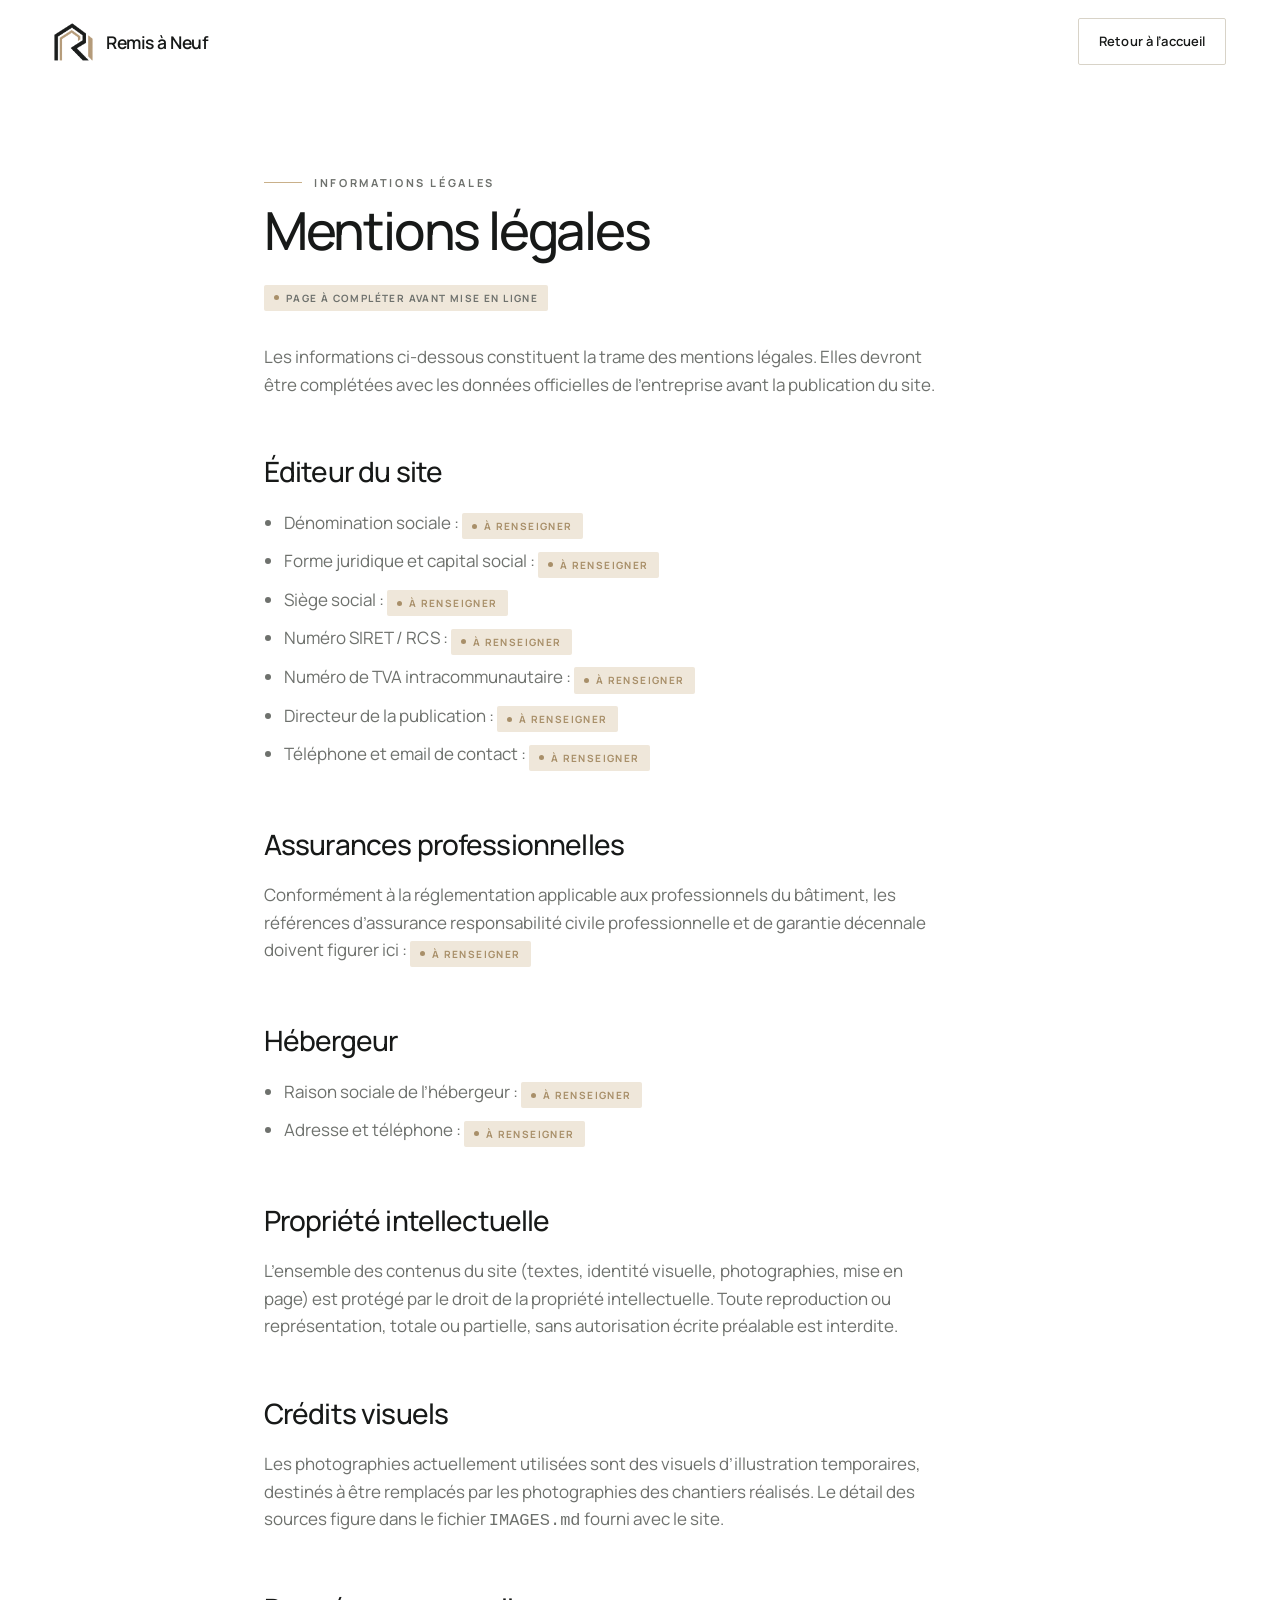
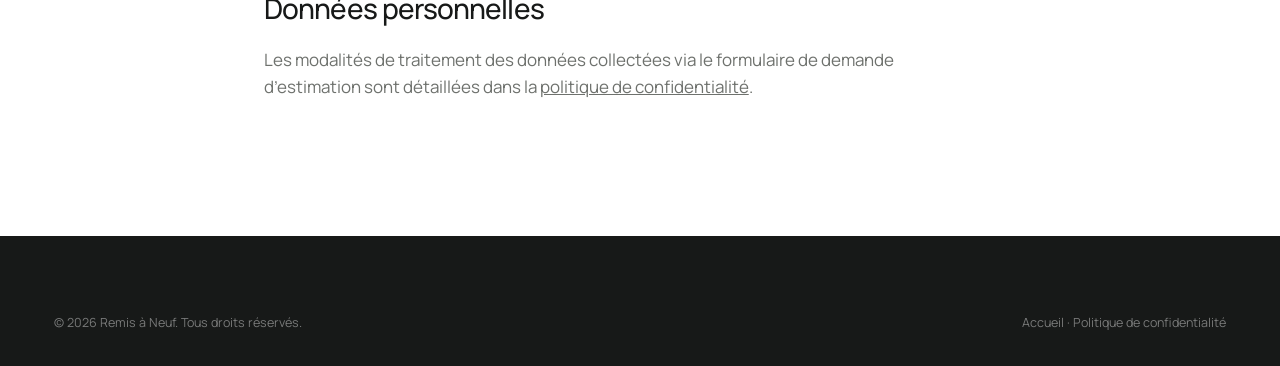
<file: site/mentions-legales.html>
<!doctype html>
<html lang="fr">
<head>
<meta charset="utf-8">
<meta name="viewport" content="width=device-width, initial-scale=1">
<title>Mentions légales — Remis à Neuf</title>
<meta name="description" content="Mentions légales du site Remis à Neuf, entreprise de rénovation d’appartements à Nice et sur la Côte d’Azur.">
<meta name="robots" content="noindex,follow">
<link rel="icon" href="assets/img/favicon-32.png" sizes="32x32">
<link rel="apple-touch-icon" href="assets/img/favicon-180.png">
<link rel="preconnect" href="https://fonts.googleapis.com">
<link rel="preconnect" href="https://fonts.gstatic.com" crossorigin>
<link href="https://fonts.googleapis.com/css2?family=Manrope:wght@400;500;600;700&display=swap" rel="stylesheet">
<link rel="stylesheet" href="assets/css/style.css">
</head>
<body>
<a class="skip" href="#main">Aller au contenu</a>

<header class="hdr is-solid">
  <div class="wrap hdr__in">
    <a class="brand" href="index.html" aria-label="Remis à Neuf — accueil">
      <img src="assets/img/logo-mark.png" width="250" height="240" alt="" aria-hidden="true">
      <span class="brand__name">Remis à Neuf</span>
    </a>
    <div class="hdr__cta">
      <a class="btn btn--ghost" href="index.html">Retour à l’accueil</a>
    </div>
  </div>
</header>

<main id="main" class="legal section">
  <div class="wrap" style="max-width:860px">
    <p class="eyebrow">Informations légales</p>
    <h1 class="display display--l">Mentions légales</h1>

    <p class="ph" style="margin-top:28px">Page à compléter avant mise en ligne</p>
    <p style="margin-top:18px">Les informations ci-dessous constituent la trame des mentions légales. Elles devront être complétées avec les données officielles de l’entreprise avant la publication du site.</p>

    <h2>Éditeur du site</h2>
    <ul>
      <li>Dénomination sociale : <span class="ph">À renseigner</span></li>
      <li>Forme juridique et capital social : <span class="ph">À renseigner</span></li>
      <li>Siège social : <span class="ph">À renseigner</span></li>
      <li>Numéro SIRET / RCS : <span class="ph">À renseigner</span></li>
      <li>Numéro de TVA intracommunautaire : <span class="ph">À renseigner</span></li>
      <li>Directeur de la publication : <span class="ph">À renseigner</span></li>
      <li>Téléphone et email de contact : <span class="ph">À renseigner</span></li>
    </ul>

    <h2>Assurances professionnelles</h2>
    <p>Conformément à la réglementation applicable aux professionnels du bâtiment, les références d’assurance responsabilité civile professionnelle et de garantie décennale doivent figurer ici : <span class="ph">À renseigner</span></p>

    <h2>Hébergeur</h2>
    <ul>
      <li>Raison sociale de l’hébergeur : <span class="ph">À renseigner</span></li>
      <li>Adresse et téléphone : <span class="ph">À renseigner</span></li>
    </ul>

    <h2>Propriété intellectuelle</h2>
    <p>L’ensemble des contenus du site (textes, identité visuelle, photographies, mise en page) est protégé par le droit de la propriété intellectuelle. Toute reproduction ou représentation, totale ou partielle, sans autorisation écrite préalable est interdite.</p>

    <h2>Crédits visuels</h2>
    <p>Les photographies actuellement utilisées sont des visuels d’illustration temporaires, destinés à être remplacés par les photographies des chantiers réalisés. Le détail des sources figure dans le fichier <code>IMAGES.md</code> fourni avec le site.</p>

    <h2>Données personnelles</h2>
    <p>Les modalités de traitement des données collectées via le formulaire de demande d’estimation sont détaillées dans la <a href="politique-confidentialite.html" style="text-decoration:underline">politique de confidentialité</a>.</p>
  </div>
</main>

<footer class="ftr dark">
  <div class="wrap">
    <div class="ftr__bot" style="border-top:0;padding-top:0">
      <p>© <span id="year">2026</span> Remis à Neuf. Tous droits réservés.</p>
      <p><a href="index.html">Accueil</a> · <a href="politique-confidentialite.html">Politique de confidentialité</a></p>
    </div>
  </div>
</footer>

<script src="assets/js/main.js" defer></script>
</body>
</html>
</file>
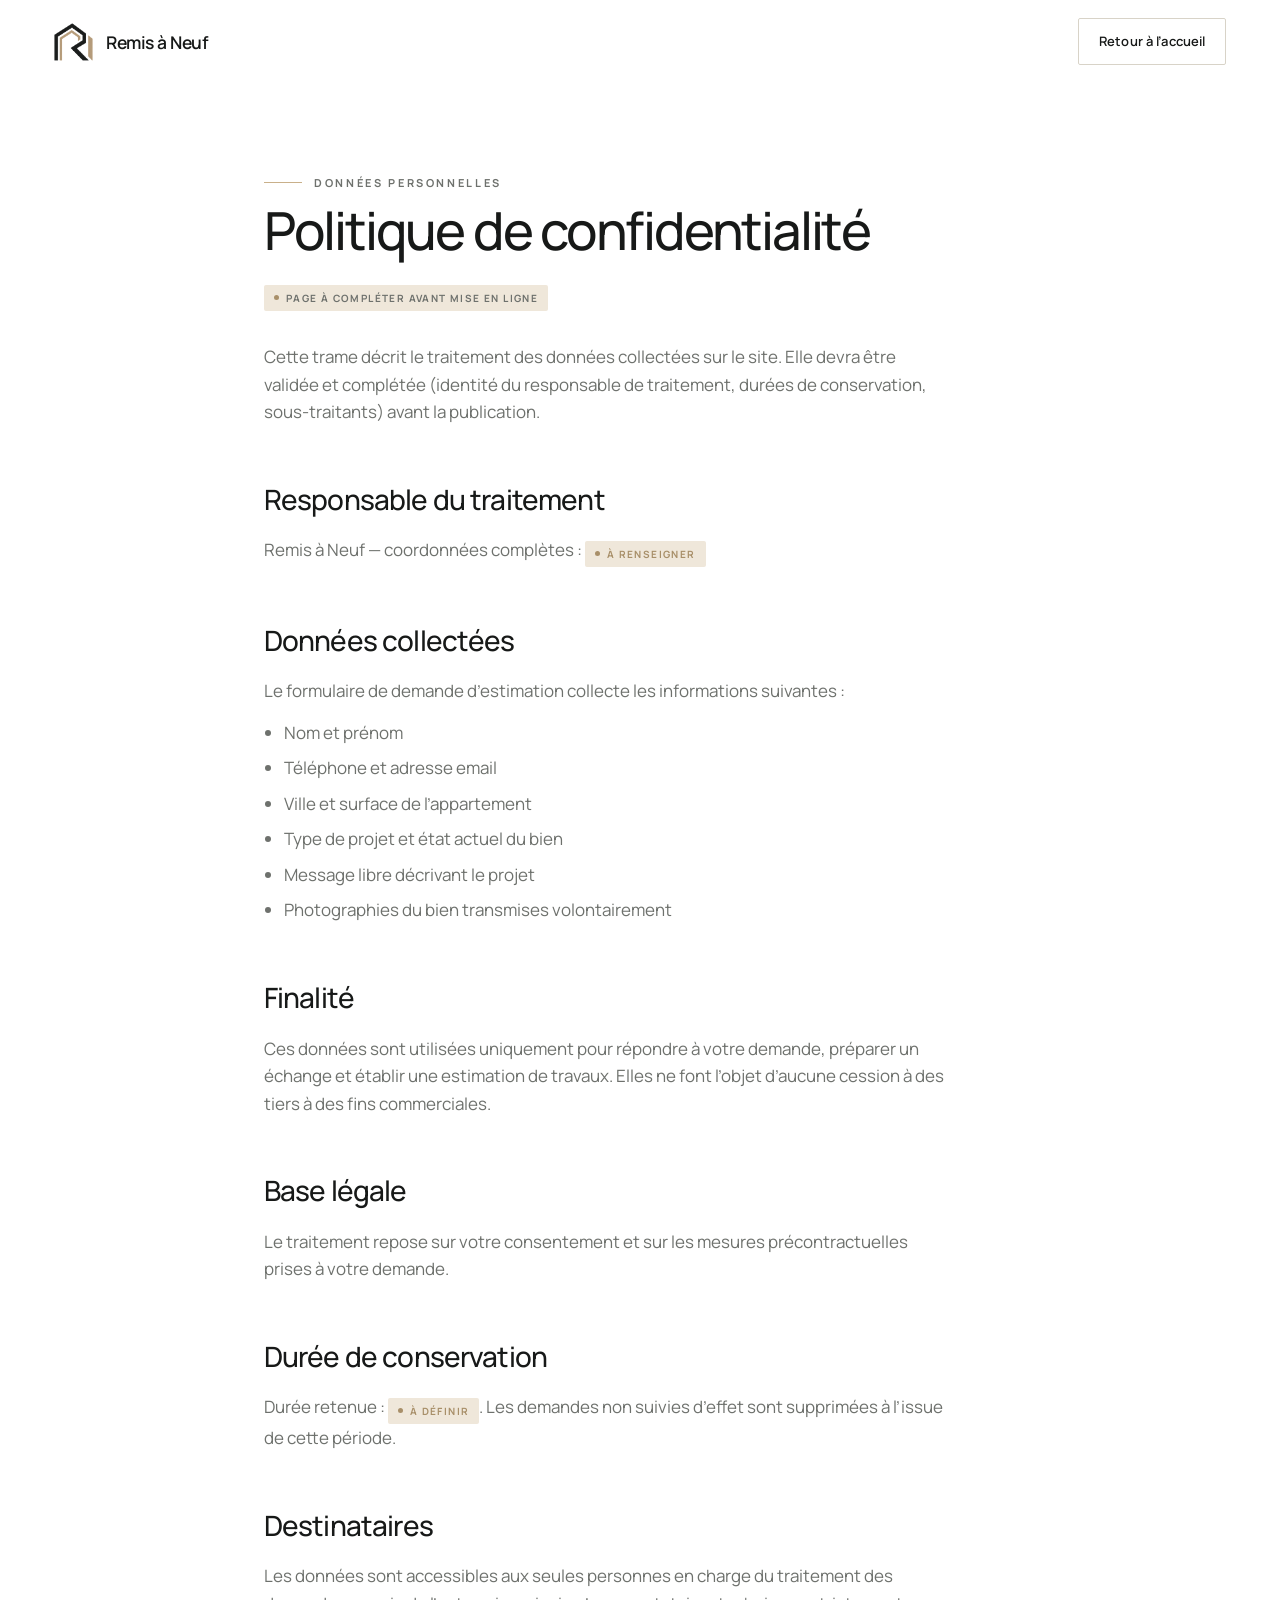
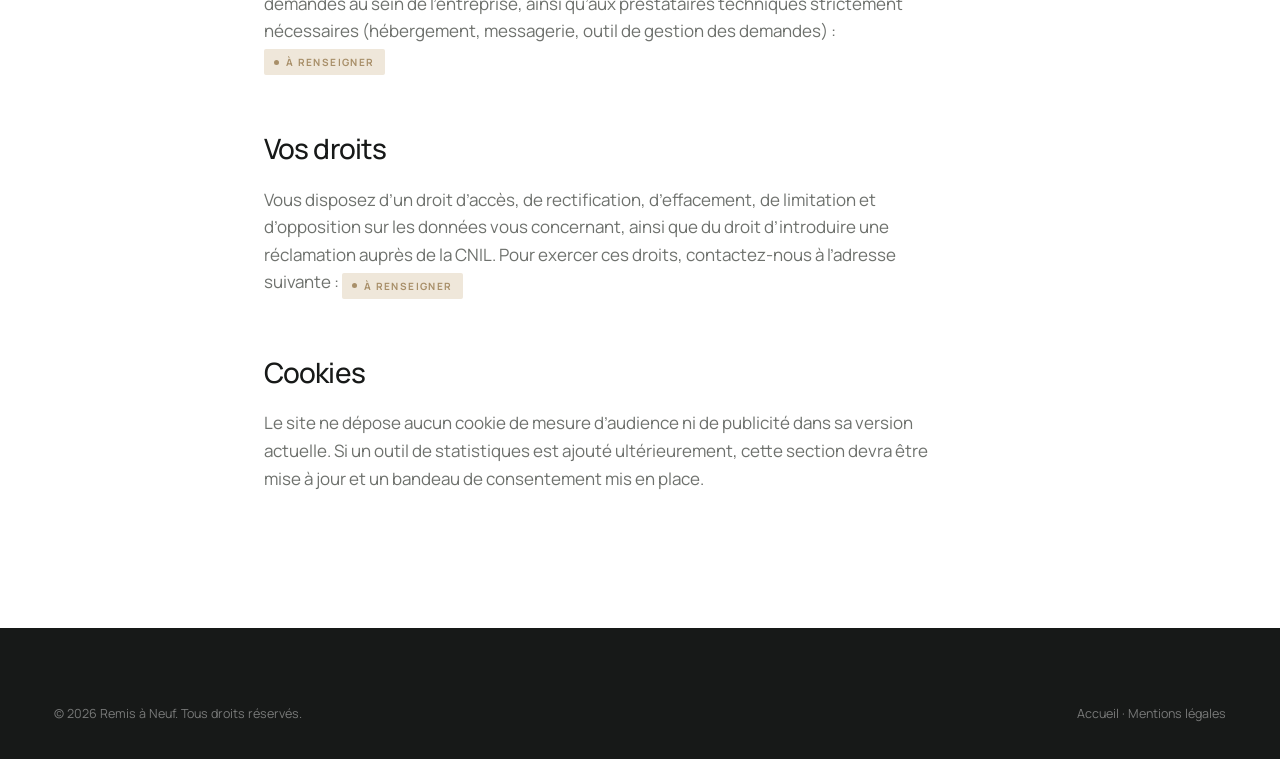
<file: site/politique-confidentialite.html>
<!doctype html>
<html lang="fr">
<head>
<meta charset="utf-8">
<meta name="viewport" content="width=device-width, initial-scale=1">
<title>Politique de confidentialité — Remis à Neuf</title>
<meta name="description" content="Politique de confidentialité du site Remis à Neuf : données collectées via le formulaire de demande d’estimation et droits des personnes.">
<meta name="robots" content="noindex,follow">
<link rel="icon" href="assets/img/favicon-32.png" sizes="32x32">
<link rel="apple-touch-icon" href="assets/img/favicon-180.png">
<link rel="preconnect" href="https://fonts.googleapis.com">
<link rel="preconnect" href="https://fonts.gstatic.com" crossorigin>
<link href="https://fonts.googleapis.com/css2?family=Manrope:wght@400;500;600;700&display=swap" rel="stylesheet">
<link rel="stylesheet" href="assets/css/style.css">
</head>
<body>
<a class="skip" href="#main">Aller au contenu</a>

<header class="hdr is-solid">
  <div class="wrap hdr__in">
    <a class="brand" href="index.html" aria-label="Remis à Neuf — accueil">
      <img src="assets/img/logo-mark.png" width="250" height="240" alt="" aria-hidden="true">
      <span class="brand__name">Remis à Neuf</span>
    </a>
    <div class="hdr__cta">
      <a class="btn btn--ghost" href="index.html">Retour à l’accueil</a>
    </div>
  </div>
</header>

<main id="main" class="legal section">
  <div class="wrap" style="max-width:860px">
    <p class="eyebrow">Données personnelles</p>
    <h1 class="display display--l">Politique de confidentialité</h1>

    <p class="ph" style="margin-top:28px">Page à compléter avant mise en ligne</p>
    <p style="margin-top:18px">Cette trame décrit le traitement des données collectées sur le site. Elle devra être validée et complétée (identité du responsable de traitement, durées de conservation, sous-traitants) avant la publication.</p>

    <h2>Responsable du traitement</h2>
    <p>Remis à Neuf — coordonnées complètes : <span class="ph">À renseigner</span></p>

    <h2>Données collectées</h2>
    <p>Le formulaire de demande d’estimation collecte les informations suivantes :</p>
    <ul>
      <li>Nom et prénom</li>
      <li>Téléphone et adresse email</li>
      <li>Ville et surface de l’appartement</li>
      <li>Type de projet et état actuel du bien</li>
      <li>Message libre décrivant le projet</li>
      <li>Photographies du bien transmises volontairement</li>
    </ul>

    <h2>Finalité</h2>
    <p>Ces données sont utilisées uniquement pour répondre à votre demande, préparer un échange et établir une estimation de travaux. Elles ne font l’objet d’aucune cession à des tiers à des fins commerciales.</p>

    <h2>Base légale</h2>
    <p>Le traitement repose sur votre consentement et sur les mesures précontractuelles prises à votre demande.</p>

    <h2>Durée de conservation</h2>
    <p>Durée retenue : <span class="ph">À définir</span>. Les demandes non suivies d’effet sont supprimées à l’issue de cette période.</p>

    <h2>Destinataires</h2>
    <p>Les données sont accessibles aux seules personnes en charge du traitement des demandes au sein de l’entreprise, ainsi qu’aux prestataires techniques strictement nécessaires (hébergement, messagerie, outil de gestion des demandes) : <span class="ph">À renseigner</span></p>

    <h2>Vos droits</h2>
    <p>Vous disposez d’un droit d’accès, de rectification, d’effacement, de limitation et d’opposition sur les données vous concernant, ainsi que du droit d’introduire une réclamation auprès de la CNIL. Pour exercer ces droits, contactez-nous à l’adresse suivante : <span class="ph">À renseigner</span></p>

    <h2>Cookies</h2>
    <p>Le site ne dépose aucun cookie de mesure d’audience ni de publicité dans sa version actuelle. Si un outil de statistiques est ajouté ultérieurement, cette section devra être mise à jour et un bandeau de consentement mis en place.</p>
  </div>
</main>

<footer class="ftr dark">
  <div class="wrap">
    <div class="ftr__bot" style="border-top:0;padding-top:0">
      <p>© <span id="year">2026</span> Remis à Neuf. Tous droits réservés.</p>
      <p><a href="index.html">Accueil</a> · <a href="mentions-legales.html">Mentions légales</a></p>
    </div>
  </div>
</footer>

<script src="assets/js/main.js" defer></script>
</body>
</html>
</file>
<file: site/assets/css/style.css>
/* ==========================================================================
   Remis à Neuf — Design system
   Palette : Charbon #171918 · Sable #C9B08A · Blanc #FFFFFF
   ========================================================================== */

/* --- 1. Tokens ----------------------------------------------------------- */
:root{
  --ink:#171918;
  --ink-90:#232624;
  --ink-70:#4b4e4b;
  --ink-55:#6e716d;
  --ink-35:#a0a29e;
  --sand:#c9b08a;
  --sand-deep:#a88f69;
  --sand-pale:#efe7da;
  --white:#fff;
  --paper:#faf8f5;
  --paper-2:#f2efe8;
  --line:#e5e1d9;
  --line-2:#d8d3c8;
  --line-dark:rgba(255,255,255,.13);

  --max:1320px;
  --gut:clamp(20px,4.2vw,56px);
  --sec:clamp(76px,9.5vw,152px);
  --hdr:84px;

  --ease:cubic-bezier(.22,.61,.36,1);
  --ease-out:cubic-bezier(.16,1,.3,1);

  --font:"Avenir Next","Manrope","Inter",-apple-system,BlinkMacSystemFont,"Segoe UI",sans-serif;
}

/* --- 2. Reset ------------------------------------------------------------ */
*,*::before,*::after{box-sizing:border-box}
html{-webkit-text-size-adjust:100%;scroll-behavior:smooth;scroll-padding-top:calc(var(--hdr) + 16px)}
body{
  margin:0;
  font-family:var(--font);
  font-size:clamp(15.5px,.42vw + 14.4px,17px);
  line-height:1.62;
  font-weight:400;
  color:var(--ink);
  background:var(--white);
  -webkit-font-smoothing:antialiased;
  -moz-osx-font-smoothing:grayscale;
  overflow-x:hidden;
}
h1,h2,h3,h4,p,figure,blockquote,dl,dd{margin:0}
ul,ol{margin:0;padding:0;list-style:none}
img,picture,svg{display:block;max-width:100%}
img{height:auto}
a{color:inherit;text-decoration:none}
button,input,select,textarea{font:inherit;color:inherit}
button{background:none;border:0;cursor:pointer;padding:0}
::selection{background:var(--sand);color:var(--ink)}

:focus-visible{outline:2px solid var(--sand-deep);outline-offset:3px;border-radius:2px}
.dark :focus-visible{outline-color:var(--sand)}

.skip{
  position:absolute;left:var(--gut);top:-100px;z-index:200;
  background:var(--ink);color:#fff;padding:12px 20px;font-size:13px;font-weight:600;
  transition:top .2s var(--ease);
}
.skip:focus{top:14px}

/* --- 3. Layout ----------------------------------------------------------- */
.wrap{width:100%;max-width:var(--max);margin-inline:auto;padding-inline:var(--gut)}
.section{padding-block:var(--sec)}
.section--tight{padding-block:clamp(60px,7vw,110px)}
.paper{background:var(--paper)}
.dark{background:var(--ink);color:#f3f2ef}

/* --- 4. Typographie ------------------------------------------------------ */
.display{
  font-weight:500;
  letter-spacing:-.042em;
  line-height:.98;
  color:var(--ink);
  text-wrap:balance;
}
.display--xl{font-size:clamp(43px,6.5vw,92px);letter-spacing:-.05em}
.display--l{font-size:clamp(32px,4.1vw,58px)}
.display--m{font-size:clamp(27px,3.1vw,42px);line-height:1.06;letter-spacing:-.035em}
.dark .display{color:#fff}

.eyebrow{
  display:flex;align-items:center;gap:12px;
  font-size:11px;font-weight:700;letter-spacing:.24em;text-transform:uppercase;
  color:var(--ink-35);margin-bottom:clamp(20px,2.4vw,32px);
}
.eyebrow::before{content:"";width:clamp(20px,3vw,46px);height:1px;background:var(--sand);flex:none}
.dark .eyebrow{color:rgba(255,255,255,.52)}

.lead{font-size:clamp(17px,1.05vw + 14px,21px);line-height:1.55;color:var(--ink-70);letter-spacing:-.012em}
.body{color:var(--ink-55)}
.dark .lead,.dark .body{color:rgba(255,255,255,.66)}
.measure{max-width:62ch}
.measure-s{max-width:46ch}

.accent{color:var(--sand-deep)}
.rule{height:1px;background:var(--line);border:0;margin:0}
.dark .rule{background:var(--line-dark)}

/* --- 5. Boutons ---------------------------------------------------------- */
.btn{
  --bg:var(--ink);--fg:#fff;--bd:var(--ink);
  display:inline-flex;align-items:center;gap:10px;
  padding:15px 26px;border:1px solid var(--bd);background:var(--bg);color:var(--fg);
  font-size:13.5px;font-weight:600;letter-spacing:.01em;border-radius:2px;
  transition:background .3s var(--ease),color .3s var(--ease),border-color .3s var(--ease),transform .3s var(--ease);
  will-change:transform;
}
.btn .arw{transition:transform .35s var(--ease-out)}
.btn:hover{transform:translateY(-2px)}
.btn:hover .arw{transform:translateX(4px)}
.btn--ghost{--bg:transparent;--fg:var(--ink);--bd:var(--line-2)}
.btn--ghost:hover{--bd:var(--ink)}
.btn--sand{--bg:var(--sand);--fg:var(--ink);--bd:var(--sand)}
.btn--sand:hover{--bg:var(--sand-deep);--bd:var(--sand-deep)}
.btn--onDark{--bg:#fff;--fg:var(--ink);--bd:#fff}
.btn--ghostDark{--bg:transparent;--fg:#fff;--bd:rgba(255,255,255,.28)}
.btn--ghostDark:hover{--bd:#fff}
.btn--block{width:100%;justify-content:center;padding-block:17px}

.tlink{
  display:inline-flex;align-items:center;gap:9px;
  font-size:13.5px;font-weight:600;color:var(--ink);
  padding-bottom:3px;border-bottom:1px solid var(--sand);
  transition:gap .3s var(--ease),border-color .3s var(--ease);
}
.tlink:hover{gap:15px;border-color:var(--ink)}
.dark .tlink{color:#fff}
.dark .tlink:hover{border-color:#fff}

/* --- 6. Header ----------------------------------------------------------- */
.hdr{
  position:fixed;inset:0 0 auto;z-index:100;
  background:rgba(255,255,255,0);
  border-bottom:1px solid transparent;
  transition:background .4s var(--ease),border-color .4s var(--ease),backdrop-filter .4s var(--ease);
}
.hdr.is-solid{
  background:rgba(255,255,255,.86);
  -webkit-backdrop-filter:saturate(1.6) blur(16px);
  backdrop-filter:saturate(1.6) blur(16px);
  border-bottom-color:var(--line);
}
.hdr__in{display:flex;align-items:center;justify-content:space-between;gap:28px;height:var(--hdr)}

.brand{display:inline-flex;align-items:center;gap:13px}
.brand img{width:auto;height:38px}
.brand__name{
  font-size:17.5px;font-weight:600;letter-spacing:-.03em;color:var(--ink);white-space:nowrap;
}

.nav{display:flex;align-items:center;gap:clamp(18px,2.1vw,34px)}
.nav a{
  position:relative;font-size:13.5px;font-weight:500;color:var(--ink-70);letter-spacing:-.005em;
  padding-block:6px;transition:color .25s var(--ease);
}
.nav a::after{
  content:"";position:absolute;left:0;bottom:0;width:100%;height:1px;background:var(--sand);
  transform:scaleX(0);transform-origin:left;transition:transform .35s var(--ease-out);
}
.nav a:hover{color:var(--ink)}
.nav a:hover::after{transform:scaleX(1)}

.hdr__cta{display:flex;align-items:center;gap:14px}
.hdr__cta .btn{padding:12px 20px;font-size:13px}

.burger{
  display:none;width:44px;height:44px;margin-right:-10px;
  align-items:center;justify-content:center;flex-direction:column;gap:5px;
}
.burger span{display:block;width:21px;height:1.5px;background:var(--ink);transition:transform .35s var(--ease),opacity .2s}
body.menu-open .burger span:nth-child(1){transform:translateY(6.5px) rotate(45deg)}
body.menu-open .burger span:nth-child(2){opacity:0}
body.menu-open .burger span:nth-child(3){transform:translateY(-6.5px) rotate(-45deg)}

/* Menu mobile */
.mnav{
  position:fixed;inset:0;z-index:90;background:var(--white);
  padding:calc(var(--hdr) + 28px) var(--gut) 40px;
  display:flex;flex-direction:column;justify-content:space-between;
  opacity:0;visibility:hidden;transform:translateY(-10px);
  transition:opacity .35s var(--ease),transform .4s var(--ease),visibility .35s;
  overflow-y:auto;
}
body.menu-open .mnav{opacity:1;visibility:visible;transform:none}
.mnav__l{
  display:flex;align-items:baseline;gap:14px;
  padding-block:clamp(13px,2.2vh,20px);border-bottom:1px solid var(--line);
  font-size:clamp(23px,6.2vw,32px);font-weight:500;letter-spacing:-.04em;
}
.mnav__l i{font-style:normal;font-size:11px;font-weight:700;letter-spacing:.14em;color:var(--sand-deep)}
.mnav__foot{padding-top:28px}
.mnav__foot p{font-size:13px;color:var(--ink-55);margin-top:16px}

/* --- 7. Hero ------------------------------------------------------------- */
.hero{position:relative;padding-top:calc(var(--hdr) + clamp(44px,6.5vw,92px));padding-bottom:clamp(60px,7vw,104px)}
.hero::after{
  content:"";position:absolute;right:0;top:0;width:34vw;height:100%;
  background:var(--paper);z-index:0;
}
.hero__grid{position:relative;z-index:1;display:grid;grid-template-columns:minmax(0,1.15fr) minmax(0,.85fr);gap:clamp(36px,5vw,76px);align-items:center}
.hero h1{margin-bottom:clamp(22px,2.6vw,34px)}
.hero h1 .em{position:relative;display:inline-block;white-space:nowrap}
.hero h1 .em::after{
  content:"";position:absolute;left:0;right:0;bottom:.04em;height:.055em;background:var(--sand);
  transform:scaleX(0);transform-origin:left;transition:transform 1.1s var(--ease-out) .45s;
}
.is-ready .hero h1 .em::after{transform:scaleX(1)}
.hero__sub{margin-bottom:14px}
.hero__note{color:var(--ink-55);max-width:50ch;margin-bottom:clamp(28px,3.2vw,40px);font-size:15.5px}
.hero__actions{display:flex;flex-wrap:wrap;gap:12px;align-items:center}

.hero__media{position:relative}
.hero__shot{position:relative;overflow:hidden;background:var(--paper-2)}
.hero__shot img{width:100%;height:100%;object-fit:cover;aspect-ratio:4/5}
.hero__shot::after{content:"";position:absolute;inset:0;box-shadow:inset 0 0 0 1px rgba(23,25,24,.07)}
.hero__inset{
  position:absolute;left:clamp(-56px,-4vw,-20px);bottom:clamp(-30px,-3vw,-14px);
  width:clamp(150px,19vw,236px);padding:9px;background:var(--white);
  box-shadow:0 20px 50px -22px rgba(23,25,24,.3);
}
.hero__inset img{width:100%;aspect-ratio:3/2;object-fit:cover}
.hero__tag{
  position:absolute;right:0;top:clamp(-34px,-2.6vw,-18px);
  display:flex;align-items:center;gap:10px;
  font-size:10.5px;font-weight:700;letter-spacing:.2em;text-transform:uppercase;color:var(--ink-35);
}
.hero__tag::before{content:"";width:28px;height:1px;background:var(--sand)}

/* --- 8. Bandeau réassurance --------------------------------------------- */
.assure__grid{display:grid;grid-template-columns:repeat(4,1fr)}
.assure__i{
  padding:clamp(34px,4.2vw,58px) clamp(16px,2.4vw,34px);
  border-left:1px solid var(--line-dark);
  display:flex;flex-direction:column;gap:clamp(18px,2.6vw,38px);
}
.assure__i:first-child{border-left:0;padding-left:0}
.assure__n{font-size:11px;font-weight:700;letter-spacing:.2em;color:var(--sand)}
.assure__t{font-size:clamp(16px,1.15vw + 12px,21px);font-weight:500;letter-spacing:-.025em;line-height:1.2;color:#fff}

/* --- 9. En-tête de section ---------------------------------------------- */
.shead{
  display:grid;grid-template-columns:minmax(0,1.24fr) minmax(0,.76fr);
  gap:clamp(24px,4vw,72px);align-items:end;
  padding-bottom:clamp(40px,5vw,76px);
}
.shead__aside{padding-bottom:6px}

/* --- 10. Approche -------------------------------------------------------- */
.steps{display:grid;grid-template-columns:repeat(3,1fr);gap:clamp(22px,2.6vw,44px)}
.step{display:flex;flex-direction:column}
.step__fig{position:relative;overflow:hidden;background:var(--paper-2);margin-bottom:clamp(20px,2.2vw,30px)}
.step__fig img{width:100%;aspect-ratio:4/5;object-fit:cover;transition:transform 1.4s var(--ease-out)}
.step:hover .step__fig img{transform:scale(1.035)}
.step__n{
  position:absolute;left:0;top:0;z-index:2;background:var(--white);
  padding:9px 14px;font-size:11px;font-weight:700;letter-spacing:.18em;color:var(--ink);
}
.step h3{font-size:clamp(20px,1.4vw + 14px,26px);font-weight:500;letter-spacing:-.03em;margin-bottom:10px}
.step p{font-size:15px;color:var(--ink-55);max-width:38ch}

/* --- 11. Corps d'état ---------------------------------------------------- */
.trades{border-top:1px solid var(--line);display:grid;grid-template-columns:repeat(3,1fr)}
.trade{
  position:relative;display:flex;align-items:baseline;gap:clamp(14px,1.6vw,22px);
  padding:clamp(20px,2.3vw,30px) clamp(10px,1.6vw,26px);
  border-bottom:1px solid var(--line);border-right:1px solid var(--line);
  transition:background .4s var(--ease);
}
.trade:nth-child(3n){border-right:0}
.trade::before{
  content:"";position:absolute;left:0;top:-1px;width:100%;height:1px;background:var(--sand);
  transform:scaleX(0);transform-origin:left;transition:transform .5s var(--ease-out);
}
.trade:hover{background:var(--white)}
.trade:hover::before{transform:scaleX(1)}
.trade i{font-style:normal;font-size:11px;font-weight:700;letter-spacing:.14em;color:var(--sand-deep);flex:none}
.trade span{font-size:clamp(17px,1.1vw + 13px,23px);font-weight:500;letter-spacing:-.028em;color:var(--ink)}

/* Douzième case : complète la grille et relance vers le devis. */
.trade--cta{align-items:center}
.trade--cta a{
  display:inline-flex;align-items:center;gap:10px;
  font-size:14px;font-weight:600;color:var(--sand-deep);
  transition:gap .3s var(--ease);
}
.trade--cta:hover a{gap:16px}

/* --- 12. Tarification ---------------------------------------------------- */
.pricing__grid{display:grid;grid-template-columns:minmax(0,1fr) minmax(0,.92fr);gap:clamp(34px,5vw,86px);align-items:start}
.factors{border-top:1px solid var(--line);margin-top:clamp(26px,3vw,40px)}
.factors li{
  display:flex;align-items:baseline;gap:16px;flex-wrap:wrap;
  padding-block:clamp(13px,1.5vw,18px);border-bottom:1px solid var(--line);
}
.factors i{font-style:normal;font-size:11px;font-weight:700;letter-spacing:.14em;color:var(--sand-deep);min-width:22px}
.factors b{font-weight:500;font-size:16px;letter-spacing:-.02em}
.factors em{font-style:normal;color:var(--ink-55);font-size:14.5px;margin-left:auto;text-align:right;max-width:34ch}

/* Fiche tarifaire */
.quote{
  background:var(--white);border:1px solid var(--line-2);
  padding:clamp(26px,3vw,44px);
  box-shadow:0 30px 70px -48px rgba(23,25,24,.4);
}
.quote__top{display:flex;align-items:center;justify-content:space-between;gap:16px;flex-wrap:wrap;padding-bottom:22px;border-bottom:1px solid var(--line)}
.quote__lbl{font-size:10.5px;font-weight:700;letter-spacing:.2em;text-transform:uppercase;color:var(--ink-35)}
.quote__flow{display:flex;align-items:center;gap:14px;flex-wrap:wrap;padding-block:clamp(24px,3vw,34px)}
.quote__flow span{font-size:clamp(17px,1.2vw + 13px,24px);font-weight:500;letter-spacing:-.03em}
.quote__flow .arw2{color:var(--sand);font-size:20px;line-height:1}
.quote__val{
  display:flex;align-items:flex-end;gap:12px;
  padding-block:clamp(22px,2.6vw,32px);border-block:1px solid var(--line);
}
.quote__num{font-size:clamp(46px,5.6vw,80px);font-weight:500;letter-spacing:-.05em;line-height:.9;color:var(--ink)}
.quote__unit{font-size:clamp(16px,1.2vw,20px);font-weight:500;color:var(--ink-55);padding-bottom:.35em}
.quote__hint{font-size:14.5px;color:var(--ink-55);padding-block:20px 26px;max-width:42ch}
.quote .btn{width:100%;justify-content:center}

.ph{
  display:inline-flex;align-items:center;gap:7px;
  font-size:10px;font-weight:700;letter-spacing:.14em;text-transform:uppercase;
  color:var(--sand-deep);background:var(--sand-pale);
  padding:5px 10px;border-radius:2px;white-space:nowrap;
}
.ph::before{content:"";width:5px;height:5px;background:var(--sand-deep);border-radius:50%;flex:none}
.dark .ph{color:var(--sand);background:rgba(201,176,138,.14)}

/* --- 13. Réalisations ---------------------------------------------------- */
.gal{display:grid;grid-template-columns:repeat(12,1fr);gap:clamp(18px,2.4vw,40px) clamp(16px,2vw,32px)}
.gcard{display:flex;flex-direction:column}
.gcard__fig{position:relative;overflow:hidden;background:var(--paper-2)}
.gcard__fig img{width:100%;height:100%;object-fit:cover;transition:transform 1.5s var(--ease-out)}
.gcard:hover .gcard__fig img{transform:scale(1.04)}
.gcard__fig .ph{position:absolute;left:12px;top:12px;z-index:2;background:rgba(255,255,255,.93)}
.gcard__cap{display:flex;align-items:baseline;justify-content:space-between;gap:14px;padding-top:16px;border-top:1px solid var(--line);margin-top:16px}
.gcard__t{font-size:16px;font-weight:500;letter-spacing:-.025em}
.gcard__m{font-size:13px;color:var(--ink-35);text-align:right;white-space:nowrap}

.g-a{grid-column:1/8}
.g-b{grid-column:8/13;align-self:end}
.g-c{grid-column:1/5}
.g-d{grid-column:6/13}
.g-e{grid-column:1/7}
.g-f{grid-column:8/12}
.g-a img{aspect-ratio:4/3}
.g-b img{aspect-ratio:3/4}
.g-c img{aspect-ratio:3/4}
.g-d img{aspect-ratio:3/2}
.g-e img{aspect-ratio:3/2}
.g-f img{aspect-ratio:1/1}

/* --- 14. Méthode --------------------------------------------------------- */
.method{display:grid;grid-template-columns:repeat(4,1fr);border-top:1px solid var(--line-dark)}
.mstep{padding:clamp(28px,3.4vw,48px) clamp(14px,2vw,34px) 0;border-left:1px solid var(--line-dark);position:relative}
.mstep:first-child{border-left:0;padding-left:0}
.mstep::before{
  content:"";position:absolute;left:0;top:-1px;width:100%;height:1px;background:var(--sand);
  transform:scaleX(0);transform-origin:left;transition:transform .9s var(--ease-out);
}
.mstep.in::before{transform:scaleX(1)}
.mstep__n{font-size:11px;font-weight:700;letter-spacing:.2em;color:var(--sand);margin-bottom:clamp(26px,3.4vw,54px)}
.mstep h3{font-size:clamp(19px,1.3vw + 14px,25px);font-weight:500;letter-spacing:-.03em;color:#fff;margin-bottom:12px}
.mstep p{font-size:14.5px;color:rgba(255,255,255,.6);max-width:30ch}

/* --- 15. Avant / Après --------------------------------------------------- */
.ba{position:relative;overflow:hidden;background:var(--paper-2);touch-action:pan-y;user-select:none;cursor:ew-resize}
.ba img{width:100%;aspect-ratio:16/10;object-fit:cover;pointer-events:none}
/* .ba__after reste dans le flux : c'est lui qui donne sa hauteur au bloc. */
.ba__after{position:relative;display:block}
.ba__after img{width:100%;display:block}
.ba__before{position:absolute;inset:0;width:50%;overflow:hidden;will-change:width}
.ba__before img{width:var(--baw,100%);max-width:none;height:100%;object-fit:cover}
.ba__lbl{
  position:absolute;bottom:16px;z-index:3;
  font-size:10.5px;font-weight:700;letter-spacing:.2em;text-transform:uppercase;color:#fff;
  background:rgba(23,25,24,.62);-webkit-backdrop-filter:blur(6px);backdrop-filter:blur(6px);
  padding:8px 13px;border-radius:2px;pointer-events:none;
}
.ba__lbl--b{left:16px}
.ba__lbl--a{right:16px}
.ba__handle{
  position:absolute;top:0;bottom:0;z-index:4;width:2px;background:#fff;
  transform:translateX(-1px);box-shadow:0 0 24px rgba(0,0,0,.28);
}
.ba__knob{
  position:absolute;top:50%;left:50%;transform:translate(-50%,-50%);
  width:52px;height:52px;border-radius:50%;background:#fff;
  display:flex;align-items:center;justify-content:center;gap:5px;
  box-shadow:0 10px 30px -8px rgba(0,0,0,.4);cursor:ew-resize;
}
.ba__knob span{width:0;height:0;border-block:5px solid transparent}
.ba__knob span:first-child{border-right:6px solid var(--ink)}
.ba__knob span:last-child{border-left:6px solid var(--ink)}
.ba__foot{display:flex;align-items:center;justify-content:space-between;gap:16px;flex-wrap:wrap;padding-top:18px}
.ba__foot p{font-size:13.5px;color:var(--ink-55)}

/* --- 16. Pourquoi -------------------------------------------------------- */
.why{display:grid;grid-template-columns:repeat(4,1fr);border-top:1px solid var(--line)}
.why__i{padding:clamp(28px,3.2vw,46px) clamp(14px,2vw,32px) 0;border-left:1px solid var(--line)}
.why__i:first-child{border-left:0;padding-left:0}
.why__i h3{font-size:clamp(19px,1.3vw + 14px,24px);font-weight:500;letter-spacing:-.03em;margin-bottom:12px}
.why__i h3::before{content:"";display:block;width:26px;height:2px;background:var(--sand);margin-bottom:18px}
.why__i p{font-size:14.5px;color:var(--ink-55);max-width:30ch}

/* --- 17. FAQ ------------------------------------------------------------- */
.faq__grid{display:grid;grid-template-columns:minmax(0,.78fr) minmax(0,1.22fr);gap:clamp(30px,4vw,80px);align-items:start}
.faq__aside{position:sticky;top:calc(var(--hdr) + 34px)}
.acc{border-top:1px solid var(--line)}
.acc__i{border-bottom:1px solid var(--line)}
.acc__btn{
  display:flex;align-items:flex-start;justify-content:space-between;gap:20px;width:100%;
  text-align:left;padding-block:clamp(19px,2.1vw,26px);
  font-size:clamp(16.5px,.9vw + 13px,20px);font-weight:500;letter-spacing:-.025em;color:var(--ink);
  transition:color .25s var(--ease);
}
.acc__btn:hover{color:var(--sand-deep)}
.acc__ico{position:relative;flex:none;width:16px;height:16px;margin-top:.4em}
.acc__ico::before,.acc__ico::after{
  content:"";position:absolute;left:50%;top:50%;background:var(--ink);
  transform:translate(-50%,-50%);transition:transform .4s var(--ease-out),background .25s;
}
.acc__ico::before{width:16px;height:1.5px}
.acc__ico::after{width:1.5px;height:16px}
.acc__btn[aria-expanded="true"] .acc__ico::after{transform:translate(-50%,-50%) scaleY(0)}
.acc__btn[aria-expanded="true"] .acc__ico::before{background:var(--sand-deep)}
.acc__p{display:grid;grid-template-rows:0fr;transition:grid-template-rows .45s var(--ease-out)}
.acc__i.is-open .acc__p{grid-template-rows:1fr}
.acc__p>div{overflow:hidden}
.acc__p p{padding-bottom:clamp(20px,2.2vw,28px);color:var(--ink-55);font-size:15.5px;max-width:62ch}

/* --- 18. Devis (CTA sombre + formulaire) -------------------------------- */
.devis__grid{display:grid;grid-template-columns:minmax(0,1fr) minmax(0,1.02fr);gap:clamp(40px,5vw,96px);align-items:start}
.contacts{border-top:1px solid var(--line-dark);margin-top:clamp(32px,4vw,52px)}
.contacts > div{
  display:flex;align-items:baseline;gap:18px;flex-wrap:wrap;
  padding-block:clamp(15px,1.7vw,20px);border-bottom:1px solid var(--line-dark);
}
.contacts dt{font-size:10.5px;font-weight:700;letter-spacing:.2em;text-transform:uppercase;color:rgba(255,255,255,.45);min-width:124px}
.contacts dd{margin:0;font-size:16px;font-weight:500;color:#fff;letter-spacing:-.02em}
.contacts dd a:hover{color:var(--sand)}

.form{background:#fff;color:var(--ink);padding:clamp(26px,3.2vw,48px)}
.form__head{padding-bottom:clamp(22px,2.4vw,30px);border-bottom:1px solid var(--line);margin-bottom:clamp(22px,2.4vw,30px)}
.form__head h3{font-size:clamp(20px,1.4vw + 14px,26px);font-weight:500;letter-spacing:-.03em;margin-bottom:8px}
.form__head p{font-size:14px;color:var(--ink-55)}
.fgrid{display:grid;grid-template-columns:1fr 1fr;gap:clamp(14px,1.6vw,20px)}
.f{display:flex;flex-direction:column;gap:7px}
.f--full{grid-column:1/-1}
.f label{font-size:11px;font-weight:700;letter-spacing:.14em;text-transform:uppercase;color:var(--ink-35)}
.f label .req{color:var(--sand-deep)}
.f input,.f select,.f textarea{
  width:100%;padding:12px 2px;border:0;border-bottom:1px solid var(--line-2);
  background:transparent;font-size:15.5px;border-radius:0;
  transition:border-color .3s var(--ease);
}
.f select{appearance:none;-webkit-appearance:none;padding-right:22px;background-image:linear-gradient(45deg,transparent 50%,var(--ink-35) 50%),linear-gradient(135deg,var(--ink-35) 50%,transparent 50%);background-position:calc(100% - 10px) calc(50% + 1px),calc(100% - 5px) calc(50% + 1px);background-size:5px 5px,5px 5px;background-repeat:no-repeat}
.f textarea{resize:vertical;min-height:96px;line-height:1.5}
.f input:focus,.f select:focus,.f textarea:focus{outline:none;border-bottom-color:var(--sand-deep)}
.f input::placeholder,.f textarea::placeholder{color:var(--ink-35)}
.f input[type=file]{padding-left:0;font-size:13.5px;color:var(--ink-55)}
.f input[type=file]::file-selector-button{
  margin-right:12px;padding:8px 14px;border:1px solid var(--line-2);background:#fff;
  font-size:12.5px;font-weight:600;border-radius:2px;cursor:pointer;
}
.fnote{font-size:12.5px;color:var(--ink-35);line-height:1.5}
.form__foot{display:flex;flex-direction:column;gap:14px;padding-top:clamp(22px,2.4vw,30px)}
.fmsg{font-size:14px;padding:13px 16px;border-left:2px solid var(--sand-deep);background:var(--paper);display:none}
.fmsg.show{display:block}

/* --- 19. Footer ---------------------------------------------------------- */
.ftr{background:var(--ink);color:rgba(255,255,255,.62);padding-block:clamp(54px,6vw,86px) 34px}
.ftr__top{display:grid;grid-template-columns:minmax(0,1.1fr) minmax(0,1.4fr);gap:clamp(36px,5vw,80px);padding-bottom:clamp(40px,4.6vw,64px)}
.ftr .brand__name{color:#fff}
.ftr__id p{font-size:14.5px;margin-top:20px;line-height:1.7}
.ftr__id p b{display:block;font-weight:500;color:#fff;letter-spacing:-.02em}
.ftr__cols{display:grid;grid-template-columns:repeat(3,1fr);gap:28px}
.ftr__cols h2{font-size:10.5px;font-weight:700;letter-spacing:.2em;text-transform:uppercase;color:rgba(255,255,255,.4);margin-bottom:18px}
.ftr__cols li + li{margin-top:11px}
.ftr__cols a{font-size:14.5px;transition:color .25s var(--ease)}
.ftr__cols a:hover{color:var(--sand)}
.ftr__bot{display:flex;align-items:center;justify-content:space-between;gap:18px;flex-wrap:wrap;padding-top:28px;border-top:1px solid var(--line-dark);font-size:12.5px;color:rgba(255,255,255,.42)}

/* --- 20. Animations ------------------------------------------------------ */
.rv{opacity:0;transform:translateY(22px);transition:opacity .9s var(--ease-out),transform .9s var(--ease-out)}
.rv.in{opacity:1;transform:none}
.rv-d1{transition-delay:.08s}
.rv-d2{transition-delay:.16s}
.rv-d3{transition-delay:.24s}
.rv-d4{transition-delay:.32s}

/* --- 21. Pages secondaires ---------------------------------------------- */
.legal{padding-top:calc(var(--hdr) + clamp(50px,7vw,100px))}
.legal h2{font-size:clamp(22px,1.6vw + 14px,28px);font-weight:500;letter-spacing:-.03em;margin:clamp(34px,4vw,52px) 0 14px}
.legal p{color:var(--ink-55);margin-bottom:14px;max-width:68ch}
.legal ul{list-style:disc;padding-left:20px;color:var(--ink-55);max-width:68ch}
.legal li{margin-bottom:8px}

/* --- 22. Responsive ------------------------------------------------------ */
@media (max-width:1180px){
  .gal{gap:clamp(16px,2.4vw,30px)}
  .g-a{grid-column:1/8}
  .g-b{grid-column:8/13}
  .g-c{grid-column:1/6}
  .g-d{grid-column:6/13}
  .g-e{grid-column:1/8}
  .g-f{grid-column:8/13}
  .g-f img{aspect-ratio:3/2}
}
@media (max-width:1024px){
  :root{--hdr:74px}
  .nav{display:none}
  .burger{display:flex}
  .hdr__cta .btn{display:none}
  .hero::after{display:none}
  .hero__grid{grid-template-columns:1fr;gap:clamp(48px,8vw,64px)}
  .hero__media{max-width:560px}
  .hero__tag{position:static;margin-bottom:18px}
  .shead{grid-template-columns:1fr;gap:22px;align-items:start}
  .pricing__grid,.devis__grid,.faq__grid{grid-template-columns:1fr}
  .faq__aside{position:static}
  .trades{grid-template-columns:repeat(2,1fr)}
  .trade:nth-child(3n){border-right:1px solid var(--line)}
  .trade:nth-child(2n){border-right:0}
  .method,.why{grid-template-columns:repeat(2,1fr)}
  .mstep:nth-child(3),.why__i:nth-child(3){border-left:0;padding-left:0}
  .why__i:nth-child(n+3){border-top:1px solid var(--line);margin-top:30px;padding-top:30px}
  .mstep:nth-child(n+3){margin-top:14px}
  .ftr__top{grid-template-columns:1fr;gap:44px}
}
@media (max-width:760px){
  .assure__grid{grid-template-columns:repeat(2,1fr)}
  .assure__i{padding:26px 0 26px 22px}
  .assure__i:nth-child(odd){border-left:0;padding-left:0}
  .assure__i:nth-child(n+3){border-top:1px solid var(--line-dark)}
  .steps{grid-template-columns:1fr;gap:38px}
  .step__fig img{aspect-ratio:16/11}
  .step p{max-width:52ch}
  .gal{grid-template-columns:1fr;gap:34px}
  .g-a,.g-b,.g-c,.g-d,.g-e,.g-f{grid-column:1/-1}
  .g-a img,.g-b img,.g-c img,.g-d img,.g-e img,.g-f img{aspect-ratio:4/3}
  .method,.why{grid-template-columns:1fr}
  .mstep,.why__i{border-left:0;padding-left:0}
  .why__i:nth-child(n+2){border-top:1px solid var(--line);margin-top:26px;padding-top:26px}
  .mstep:nth-child(n+2){margin-top:6px}
  .ftr__cols{grid-template-columns:1fr 1fr;gap:30px 24px}
  .fgrid{grid-template-columns:1fr}
  .quote__num{font-size:clamp(42px,14vw,58px)}
  .hero__inset{left:auto;right:12px;bottom:-22px;width:clamp(120px,34vw,160px)}
  .ba__knob{width:44px;height:44px}
  .ba__lbl{bottom:12px;font-size:9.5px;padding:7px 10px}
  .ba__lbl--b{left:12px}
  .ba__lbl--a{right:12px}
  .factors em{margin-left:0;text-align:left;flex-basis:100%}
}
@media (max-width:430px){
  .trades{grid-template-columns:1fr}
  .trade{border-right:0}
  .ftr__cols{grid-template-columns:1fr}
  .hero__actions .btn{width:100%;justify-content:center}
}

@media (prefers-reduced-motion:reduce){
  html{scroll-behavior:auto}
  *,*::before,*::after{animation-duration:.001ms !important;transition-duration:.001ms !important}
  .rv{opacity:1;transform:none}
}

@media print{
  .hdr,.mnav,.burger,.ba__handle{display:none}
  body{color:#000}
}
</file>
